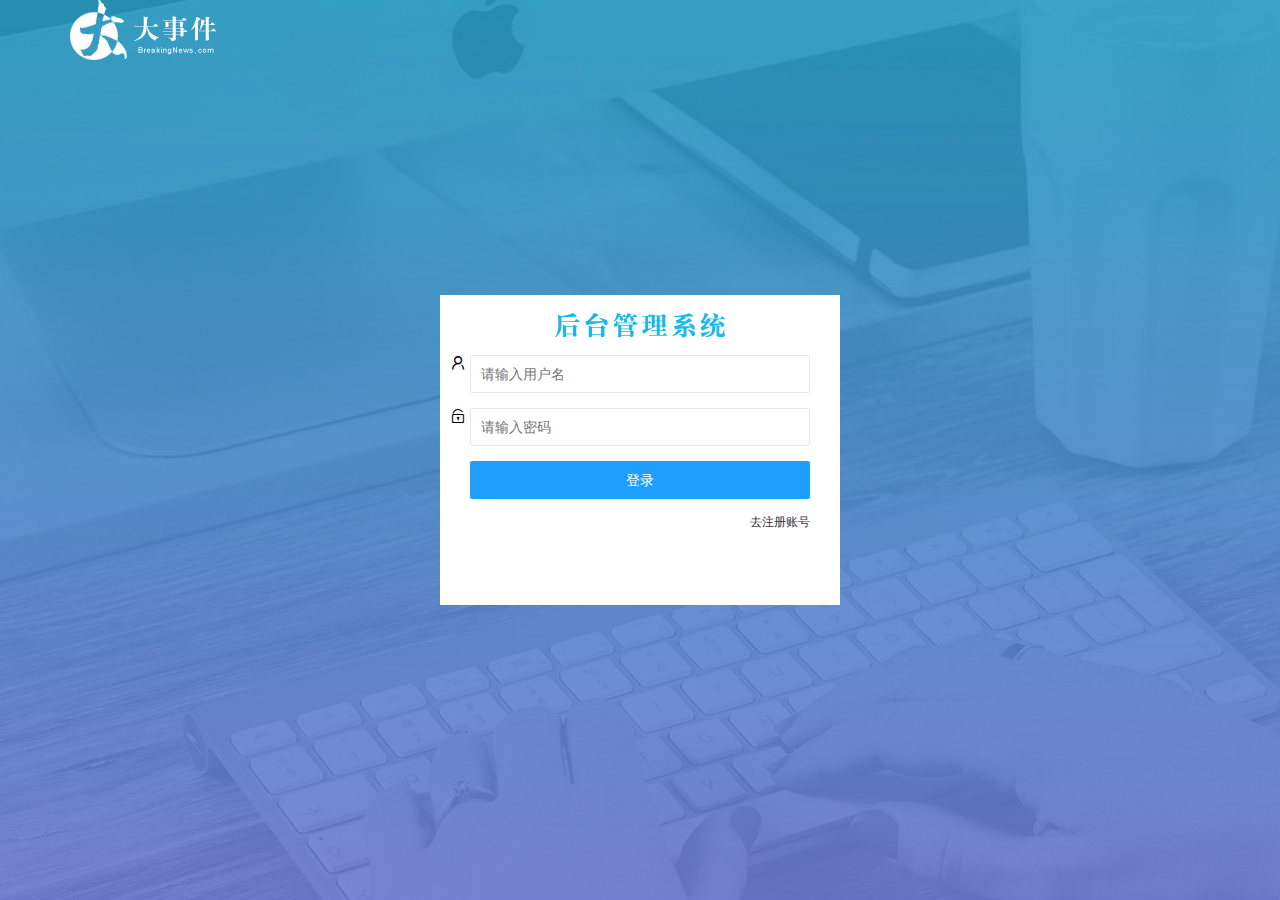
<file: login.html>
<!DOCTYPE html>
<html lang="en">

<head>
    <meta charset="UTF-8">
    <met a http-equiv="X-UA-Compatible" content="IE=edge">
    <meta name="viewport" content="width=device-width, initial-scale=1.0">
    <title>大事件-登录\注册</title>
    <!-- 导入 LayUI 的样式 -->
    <link rel="stylesheet" href="/assets/lib/layui/css/layui.css">
    <!-- 导入自己的样式表 -->
    <link rel="stylesheet" href="/assets/css/login.css" />
</head>

<body>
    <!-- 头部的 Logo 区域 -->
    <div class="layui-main">
        <img src="/assets/images/logo.png" alt="" />
    </div>

    <!-- 登录注册区域 -->
    <div class="loginAndRegBox">
        <div class="title-box"></div>
        <!-- 登录的div -->
        <div class="login-box">
            <!-- 登录的表单 -->
            <form class="layui-form" id="form_login">
                <div class="layui-form-item">
                    <i class="layui-icon layui-icon-username"></i>
                    <input type="text" name="username" required lay-verify="required" placeholder="请输入用户名"
                        autocomplete="off" class="layui-input" />
                </div>
                <!-- 密码 -->
                <div class="layui-form-item">
                    <i class="layui-icon layui-icon-password"></i>
                    <input type="password" name="password" required lay-verify="required|pwd" placeholder="请输入密码"
                        autocomplete="off" class="layui-input" />
                </div>
                <!-- 登录按钮 -->
                <div class="layui-form-item"> <button class="layui-btn layui-btn-fluid layui-btn-normal"  lay-submit>登录</button>
                </div>
                <div class="layui-form-item links">
                    <a href="javascript:;" id="link_reg">去注册账号</a>
                </div>
            </form>
        </div>
        <!-- 注册的div -->
        <div class="reg-box">
            <!-- 注册的表单 -->
            <form class="layui-form" id="form_reg">
                <div class="layui-form-item">
                    <i class="layui-icon layui-icon-username"></i>
                    <input type="text" name="username" required lay-verify="required" placeholder="请输入用户名"
                        autocomplete="off" class="layui-input" />
                </div>
                <!-- 密码 -->
                <div class="layui-form-item">
                    <i class="layui-icon layui-icon-password"></i>
                    <input type="password" name="password" required lay-verify="required|pwd" placeholder="请输入密码"
                        autocomplete="off" class="layui-input" />
                </div>
                <!-- 密码确认框 -->
                <div class="layui-form-item">
                    <i class="layui-icon layui-icon-password"></i>
                    <input type="password" name="repassword" required lay-verify="required|pwd|repwd"
                        placeholder="再次确认密码" autocomplete="off" class="layui-input" />
                </div>
                <!-- 注册按钮 -->
                <div class="layui-form-item"> <button class="layui-btn layui-btn-fluid layui-btn-normal"  lay-submit>注册</button>
                </div>
                <div class="layui-form-item links">
                    <a href="javascript:;" id="link_login">去登录</a>
                </div>
            </form>
        </div>
    </div>
    </div>

    <!-- 导入 Layui 的JS文件 -->
    <script src="/assets/lib/layui/layui.all.js"></script>
    <!--导入 JQuery -->
    <script src="/assets/lib/jquery.js"></script>
    <!-- 导入自己封装的 baseAPI.js -->
    <script src="/assets/js/baseAPI.js"></script>
    <!-- 导入自己的 JavaScript 脚本 -->
    <script src="/assets/js/login.js"></script>
</body>

</html>
</file>
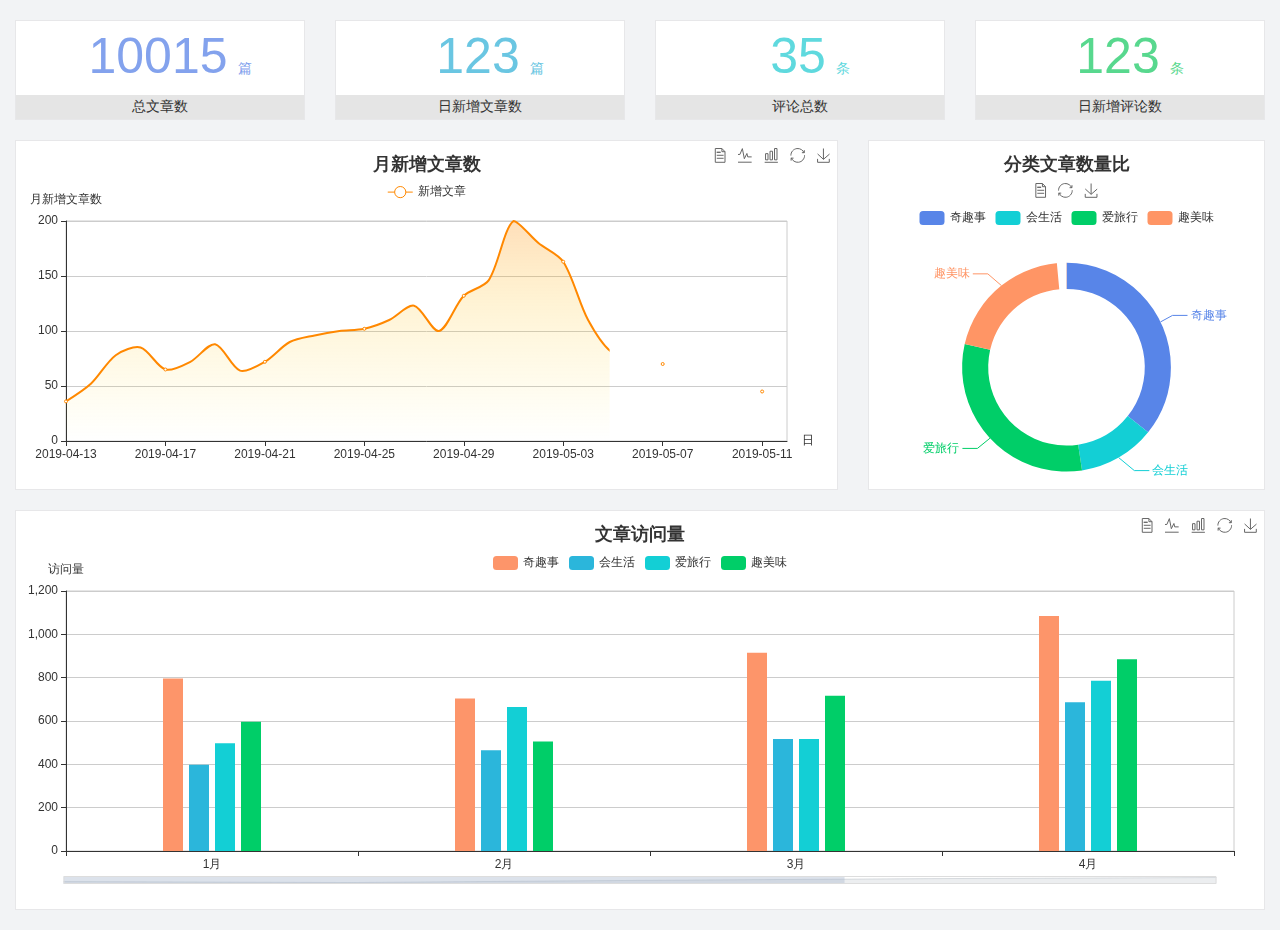
<file: home/dashboard.html>
<!DOCTYPE html>
<html lang="en">

<head>
  <meta charset="UTF-8">
  <meta name="viewport" content="width=device-width, initial-scale=1.0">
  <meta http-equiv="X-UA-Compatible" content="ie=edge">
  <title>图表统计</title>
  <link rel="stylesheet" href="../../assets/lib/bootstrap.css" />
  <link rel="stylesheet" href="../../assets/lib/main.css" />
  <script src="../../assets/lib/jquery.js"></script>
  <script type="text/javascript" src="../../assets/lib/echarts.min.js"></script>
</head>

<body>
  <div class="container-fluid">
    <div class="row spannel_list">
      <div class="col-sm-3 col-xs-6">
        <div class="spannel">
          <em>10015</em><span>篇</span>
          <b>总文章数</b>
        </div>
      </div>
      <div class="col-sm-3 col-xs-6">
        <div class="spannel scolor01">
          <em>123</em><span>篇</span>
          <b>日新增文章数</b>
        </div>
      </div>
      <div class="col-sm-3 col-xs-6">
        <div class="spannel scolor02">
          <em>35</em><span>条</span>
          <b>评论总数</b>
        </div>
      </div>
      <div class="col-sm-3 col-xs-6">
        <div class="spannel scolor03">
          <em>123</em><span>条</span>
          <b>日新增评论数</b>
        </div>
      </div>
    </div>
  </div>

  <div class="container-fluid">
    <div class="row curve-pie">
      <div class="col-lg-8 col-md-8">
        <div class="gragh_pannel" id="curve_show"></div>
      </div>
      <div class="col-lg-4 col-md-4">
        <div class="gragh_pannel" id="pie_show"></div>
      </div>
    </div>
  </div>

  <div class="container-fluid">
    <div class="column_pannel" id="column_show"></div>
  </div>

  <script>
    var oChart = echarts.init(document.getElementById('curve_show'));
    var aList_all = [
      { 'count': 36, 'date': '2019-04-13' },
      { 'count': 52, 'date': '2019-04-14' },
      { 'count': 78, 'date': '2019-04-15' },
      { 'count': 85, 'date': '2019-04-16' },
      { 'count': 65, 'date': '2019-04-17' },
      { 'count': 72, 'date': '2019-04-18' },
      { 'count': 88, 'date': '2019-04-19' },
      { 'count': 64, 'date': '2019-04-20' },
      { 'count': 72, 'date': '2019-04-21' },
      { 'count': 90, 'date': '2019-04-22' },
      { 'count': 96, 'date': '2019-04-23' },
      { 'count': 100, 'date': '2019-04-24' },
      { 'count': 102, 'date': '2019-04-25' },
      { 'count': 110, 'date': '2019-04-26' },
      { 'count': 123, 'date': '2019-04-27' },
      { 'count': 100, 'date': '2019-04-28' },
      { 'count': 132, 'date': '2019-04-29' },
      { 'count': 146, 'date': '2019-04-30' },
      { 'count': 200, 'date': '2019-05-01' },
      { 'count': 180, 'date': '2019-05-02' },
      { 'count': 163, 'date': '2019-05-03' },
      { 'count': 110, 'date': '2019-05-04' },
      { 'count': 80, 'date': '2019-05-05' },
      { 'count': 82, 'date': '2019-05-06' },
      { 'count': 70, 'date': '2019-05-07' },
      { 'count': 65, 'date': '2019-05-08' },
      { 'count': 54, 'date': '2019-05-09' },
      { 'count': 40, 'date': '2019-05-10' },
      { 'count': 45, 'date': '2019-05-11' },
      { 'count': 38, 'date': '2019-05-12' },
    ];

    let aCount = [];
    let aDate = [];

    for (var i = 0; i < aList_all.length; i++) {
      aCount.push(aList_all[i].count);
      aDate.push(aList_all[i].date);
    }

    var chartopt = {
      title: {
        text: '月新增文章数',
        left: 'center',
        top: '10'
      },
      tooltip: {
        trigger: 'axis'
      },
      legend: {
        data: ['新增文章'],
        top: '40'
      },
      toolbox: {
        show: true,
        feature: {
          mark: { show: true },
          dataView: { show: true, readOnly: false },
          magicType: { show: true, type: ['line', 'bar'] },
          restore: { show: true },
          saveAsImage: { show: true }
        }
      },
      calculable: true,
      xAxis: [
        {
          name: '日',
          type: 'category',
          boundaryGap: false,
          data: aDate
        }
      ],
      yAxis: [
        {
          name: '月新增文章数',
          type: 'value'
        }
      ],
      series: [
        {
          name: '新增文章',
          type: 'line',
          smooth: true,
          itemStyle: { normal: { areaStyle: { type: 'default' }, color: '#f80' }, lineStyle: { color: '#f80' } },
          data: aCount
        }],
      areaStyle: {
        normal: {
          color: new echarts.graphic.LinearGradient(0, 0, 0, 1, [{
            offset: 0,
            color: 'rgba(255,136,0,0.39)'
          }, {
            offset: .34,
            color: 'rgba(255,180,0,0.25)'
          }, {
            offset: 1,
            color: 'rgba(255,222,0,0.00)'
          }])

        }
      },
      grid: {
        show: true,
        x: 50,
        x2: 50,
        y: 80,
        height: 220
      }
    };

    oChart.setOption(chartopt);


    var oPie = echarts.init(document.getElementById('pie_show'));
    var oPieopt =
    {
      title: {
        top: 10,
        text: '分类文章数量比',
        x: 'center'
      },
      tooltip: {
        trigger: 'item',
        formatter: "{a} <br/>{b} : {c} ({d}%)"
      },
      color: ['#5885e8', '#13cfd5', '#00ce68', '#ff9565'],
      legend: {
        x: 'center',
        top: 65,
        data: ['奇趣事', '会生活', '爱旅行', '趣美味']
      },
      toolbox: {
        show: true,
        x: 'center',
        top: 35,
        feature: {
          mark: { show: true },
          dataView: { show: true, readOnly: false },
          magicType: {
            show: true,
            type: ['pie', 'funnel'],
            option: {
              funnel: {
                x: '25%',
                width: '50%',
                funnelAlign: 'left',
                max: 1548
              }
            }
          },
          restore: { show: true },
          saveAsImage: { show: true }
        }
      },
      calculable: true,
      series: [
        {
          name: '访问来源',
          type: 'pie',
          radius: ['45%', '60%'],
          center: ['50%', '65%'],
          data: [
            { value: 300, name: '奇趣事' },
            { value: 100, name: '会生活' },
            { value: 260, name: '爱旅行' },
            { value: 180, name: '趣美味' }
          ]
        }
      ]
    };
    oPie.setOption(oPieopt);



    var oColumn = this.echarts.init(document.getElementById('column_show'));
    var oColumnopt =
    {
      title: {
        text: '文章访问量',
        left: 'center',
        top: '10'
      },
      tooltip: {
        trigger: 'axis'
      },
      legend: {
        data: ['奇趣事', '会生活', '爱旅行', '趣美味'],
        top: '40'
      },
      toolbox: {
        show: true,
        feature: {
          mark: { show: true },
          dataView: { show: true, readOnly: false },
          magicType: { show: true, type: ['line', 'bar'] },
          restore: { show: true },
          saveAsImage: { show: true }
        }
      },
      calculable: true,
      xAxis: [
        {
          type: 'category',
          data: ['1月', '2月', '3月', '4月', '5月']
        }
      ],
      yAxis: [
        {
          name: '访问量',
          type: 'value'
        }
      ],
      series: [
        {
          name: '奇趣事',
          type: 'bar',
          barWidth: 20,
          itemStyle: {
            normal: { areaStyle: { type: 'default' }, color: '#fd956a' }
          },
          data: [800, 708, 920, 1090, 1200]
        },
        {
          name: '会生活',
          type: 'bar',
          barWidth: 20,
          itemStyle: {
            normal: { areaStyle: { type: 'default' }, color: '#2bb6db' }
          },
          data: [400, 468, 520, 690, 800]
        },
        {
          name: '爱旅行',
          type: 'bar',
          barWidth: 20,
          itemStyle: {
            normal: { areaStyle: { type: 'default' }, color: '#13cfd5' }
          },
          data: [500, 668, 520, 790, 900]
        },
        {
          name: '趣美味',
          type: 'bar',
          barWidth: 20,
          itemStyle: {
            normal: { areaStyle: { type: 'default' }, color: '#00ce68' }
          },
          data: [600, 508, 720, 890, 1000]
        }
      ],
      grid: {
        show: true,
        x: 50,
        x2: 30,
        y: 80,
        height: 260
      },
      dataZoom: [//给x轴设置滚动条
        {
          start: 0,//默认为0
          end: 100 - 1000 / 31,//默认为100
          type: 'slider',
          show: true,
          xAxisIndex: [0],
          handleSize: 0,//滑动条的 左右2个滑动条的大小
          height: 8,//组件高度
          left: 45, //左边的距离
          right: 50,//右边的距离
          bottom: 26,//右边的距离
          handleColor: '#ddd',//h滑动图标的颜色
          handleStyle: {
            borderColor: "#cacaca",
            borderWidth: "1",
            shadowBlur: 2,
            background: "#ddd",
            shadowColor: "#ddd",
          }
        }]
    };
    oColumn.setOption(oColumnopt);
  </script>
</body>

</html>
</file>
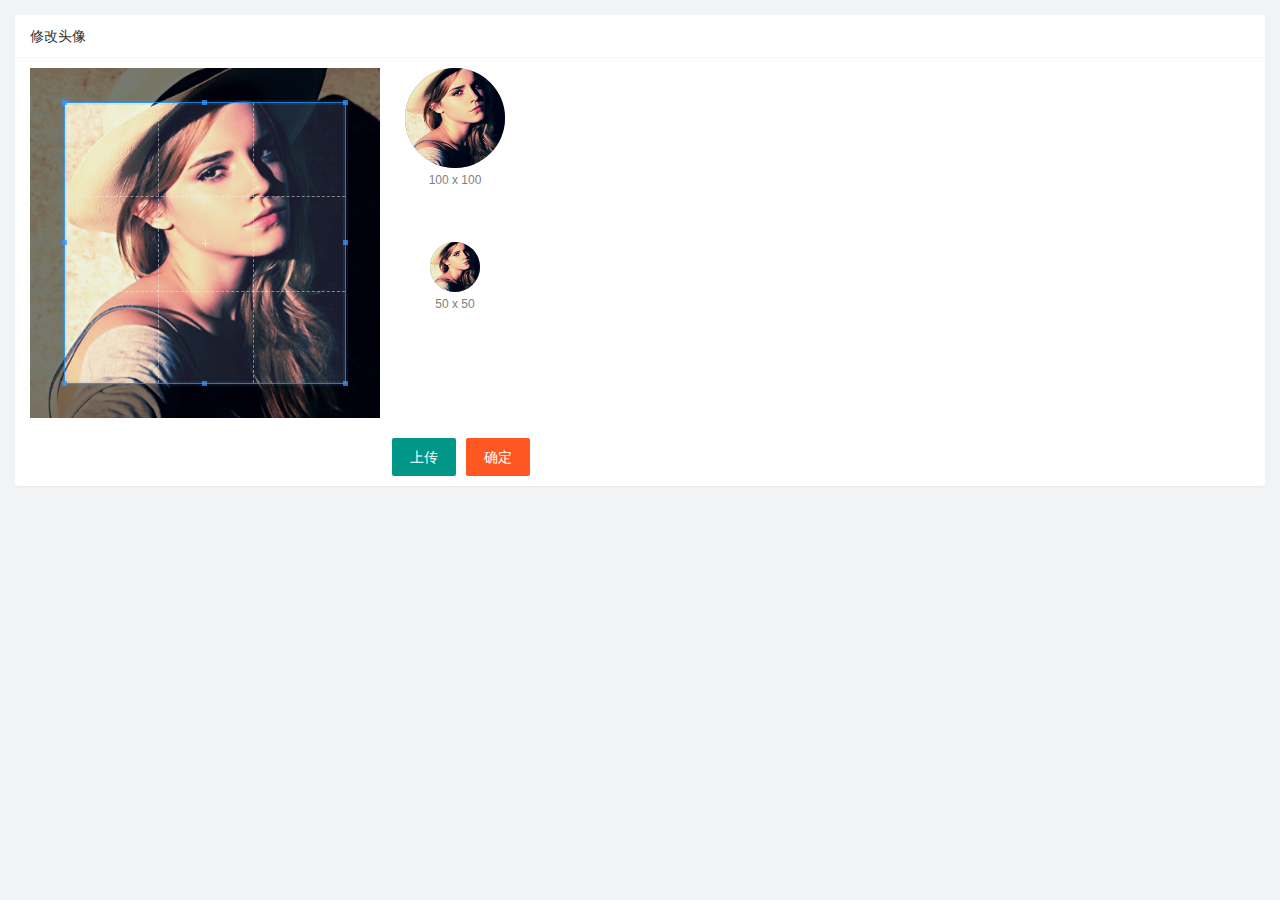
<file: user/user_avatar.html>
<!DOCTYPE html>
<html lang="en">

<head>
    <meta charset="UTF-8">
    <meta http-equiv="X-UA-Compatible" content="IE=edge">
    <meta name="viewport" content="width=device-width, initial-scale=1.0">
    <title>Document</title>
    <link rel="stylesheet" href="/assets/lib/layui/css/layui.css">
    <link rel="stylesheet" href="/assets/lib/cropper/cropper.css" />
    <link rel="stylesheet" href="/assets/css/user/user_avatar.css">
</head>

<body>
    <div class="layui-card">
        <div class="layui-card-header">修改头像</div>
        <div class="layui-card-body">
            <!-- 第一行的图片裁剪和预览区域 -->
            <div class="row1">
                <!-- 图片裁剪区域 -->
                <div class="cropper-box">
                    <!-- 这个 img 标签很重要，将来会把它初始化为裁剪区域 -->
                    <img id="image" src="/assets/images/sample.jpg" />
                </div>
                <!-- 图片的预览区域 -->
                <div class="preview-box">
                    <div>
                        <!-- 宽高为 100px 的预览区域 -->
                        <div class="img-preview w100"></div>
                        <p class="size">100 x 100</p>
                    </div>
                    <div>
                        <!-- 宽高为 50px 的预览区域 -->
                        <div class="img-preview w50"></div>
                        <p class="size">50 x 50</p>
                    </div>
                </div>
            </div>

            <!-- 第二行的按钮区域 -->
            <div class="row2">
                <!-- 通过 accept 属性, 可以指定, 允许用户选择什么类型的文件 -->
                <input type="file" id="file" accept="image/png,image/jpeg" />
                <button type="button" class="layui-btn" id="btnChooseImage">上传</button>
                <button type="button" class="layui-btn layui-btn-danger" id="btnUpload">确定</button>
            </div>
        </div>
    </div>
    <script src="/assets/lib/layui/layui.all.js"></script>
    <script src="/assets/lib/jquery.js"></script>
    <script src="/assets/lib/cropper/Cropper.js"></script>
    <script src="/assets/lib/cropper/jquery-cropper.js"></script>
    <script src="/assets/js/baseAPI.js"></script>
    <script src="/assets/js/user/user_avatar.js"></script>
</body>

</html>
</file>
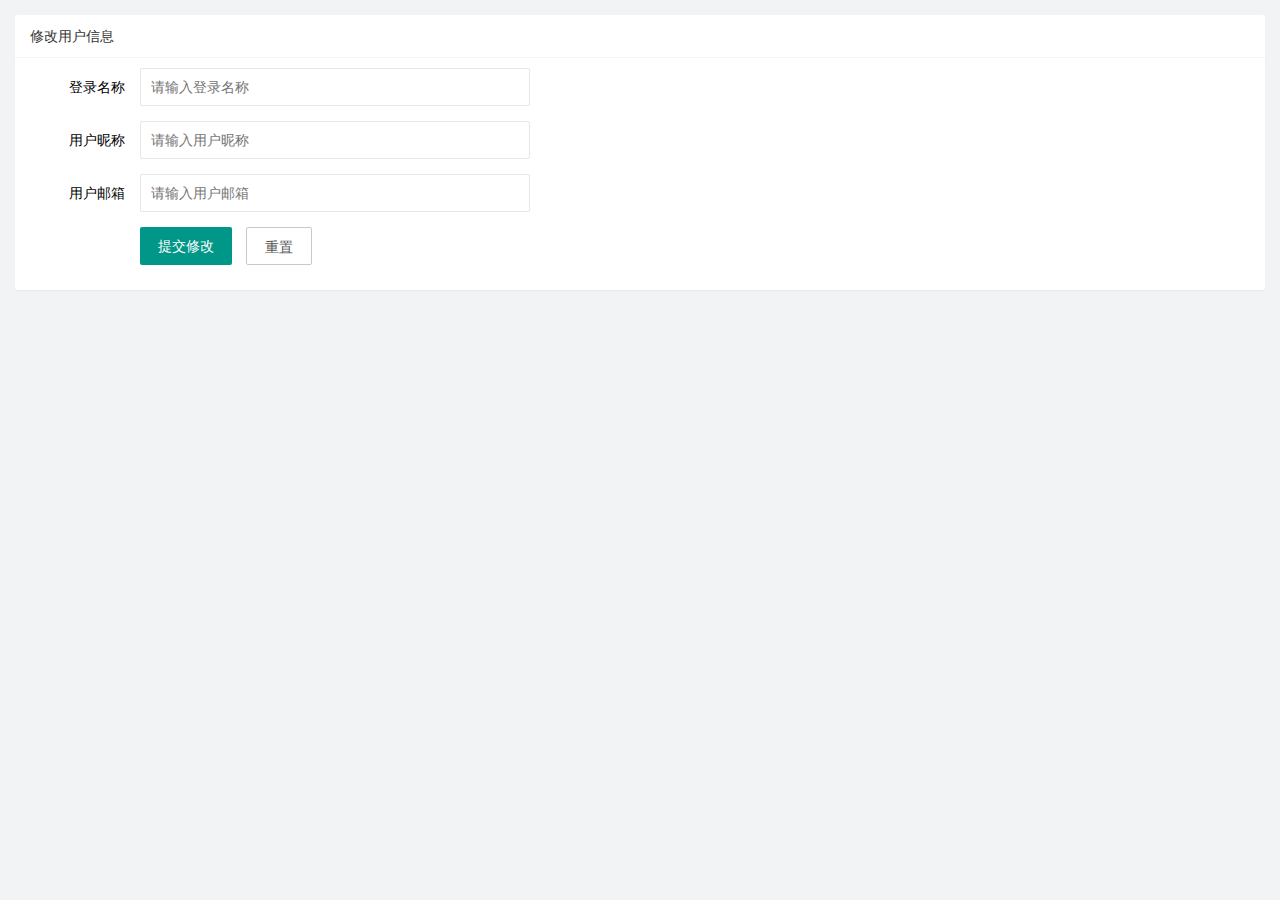
<file: user/user_info.html>
<!DOCTYPE html>
<html lang="en">

<head>
    <meta charset="UTF-8">
    <meta http-equiv="X-UA-Compatible" content="IE=edge">
    <meta name="viewport" content="width=device-width, initial-scale=1.0">
    <title>Document</title>
    <!-- 导入 layui 的样式 -->
    <link rel="stylesheet" href="/assets/lib/layui/css/layui.css" />
    <!-- 导入自己的样式 -->
    <link rel="stylesheet" href="/assets/css/user/user_info.css" />
</head>

<body>
    <!-- 卡片区域 -->
    <div class="layui-card">
        <div class="layui-card-header">修改用户信息</div>
        <div class="layui-card-body">
            <!-- form 表单区域 -->
            <form class="layui-form" lay-filter="formUserInfo">
                <!-- 这是隐藏域 -->
                <input type="hidden" name="id" />
                <div class="layui-form-item">
                    <label class="layui-form-label">登录名称</label>
                    <div class="layui-input-block">
                        <input type="text" name="username" required lay-verify="required" placeholder="请输入登录名称"
                            autocomplete="off" class="layui-input" readonly />
                    </div>
                </div>
                <div class="layui-form-item">
                    <label class="layui-form-label">用户昵称</label>
                    <div class="layui-input-block">
                        <input type="text" name="nickname" required lay-verify="required|nickname" placeholder="请输入用户昵称"
                            autocomplete="off" class="layui-input" />
                    </div>
                </div>
                <div class="layui-form-item">
                    <label class="layui-form-label">用户邮箱</label>
                    <div class="layui-input-block">
                        <input type="text" name="email" required lay-verify="required|email" placeholder="请输入用户邮箱"
                            autocomplete="off" class="layui-input" />
                    </div>
                </div>
                <div class="layui-form-item">
                    <div class="layui-input-block">
                        <button class="layui-btn" lay-submit lay-filter="formDemo">提交修改</button>
                        <button type="reset" class="layui-btn layui-btn-primary" id="btnReset">重置</button>
                    </div>
                </div>
            </form>
        </div>
    </div>

    <!-- 导入 layui 的 js -->
    <script src="/assets/lib/layui/layui.all.js"></script>
    <!-- 导入 jQuery -->
    <script src="/assets/lib/jquery.js"></script>
    <!-- 导入 baseAPI -->
    <script src="/assets/js/baseAPI.js"></script>
    <!-- 导入自己的 js -->
    <script src="/assets/js/user/user_info.js"></script>
</body>

</html>
</file>
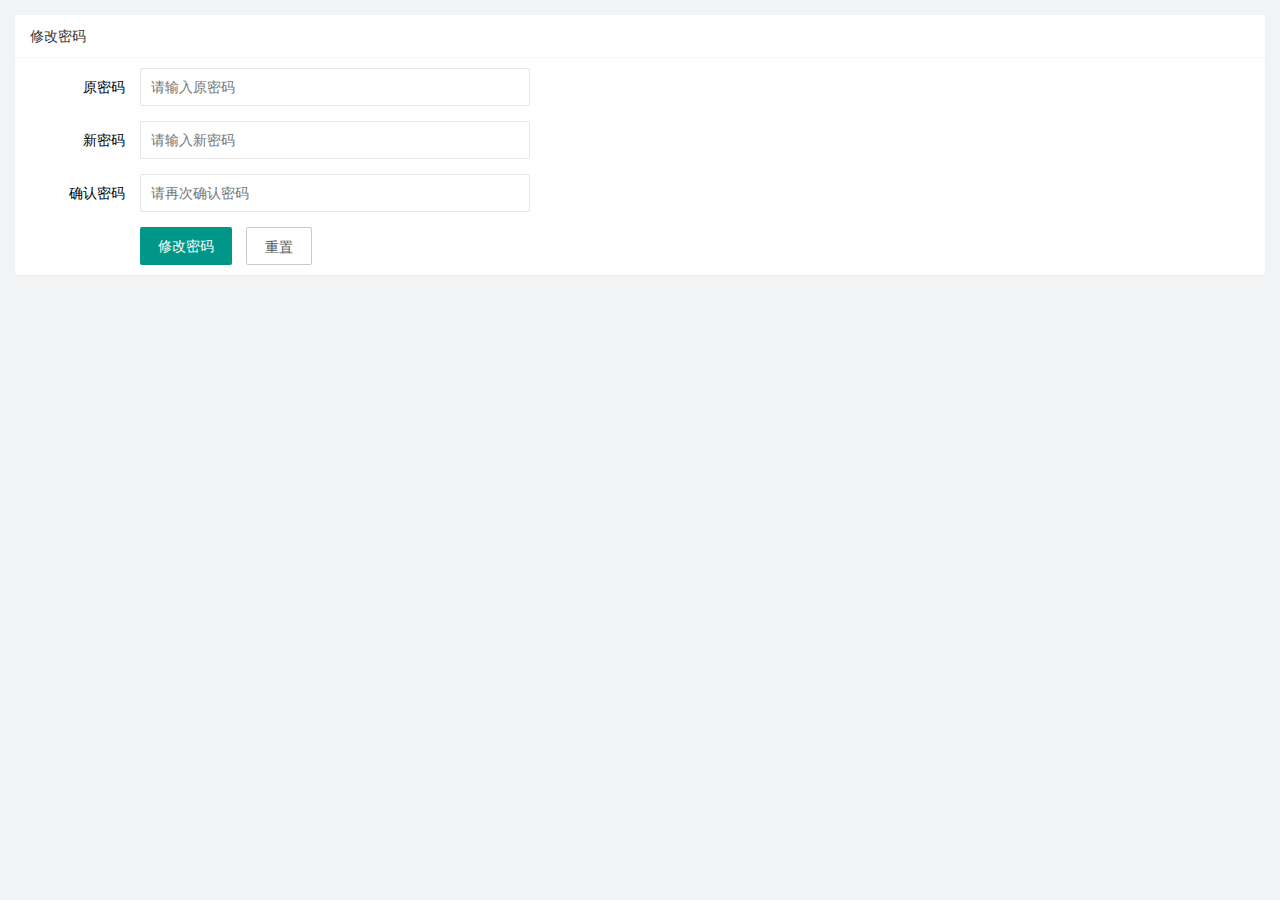
<file: user/user_pwd.html>
<!DOCTYPE html>
<html lang="en">

<head>
    <meta charset="UTF-8">
    <meta http-equiv="X-UA-Compatible" content="IE=edge">
    <meta name="viewport" content="width=device-width, initial-scale=1.0">
    <title>Document</title>
    <link rel="stylesheet" href="/assets/lib/layui/css/layui.css">
    <link rel="stylesheet" href="/assets/css/user/user_pwd.css">
</head>

<body>
    <!-- 卡片区域 -->
    <div class="layui-card">
        <div class="layui-card-header">修改密码</div>
        <div class="layui-card-body">
            <form class="layui-form">
                <div class="layui-form-item">
                    <label class="layui-form-label">原密码</label>
                    <div class="layui-input-block">
                        <input type="password" name="oldPwd" required lay-verify="required|pwd" placeholder="请输入原密码"
                            autocomplete="off" class="layui-input" />
                    </div>
                </div>
                <div class="layui-form-item">
                    <label class="layui-form-label">新密码</label>
                    <div class="layui-input-block">
                        <input type="password" name="newPwd" required lay-verify="required|pwd|samePwd" placeholder="请输入新密码"
                            autocomplete="off" class="layui-input" />
                    </div>
                </div>
                <div class="layui-form-item">
                    <label class="layui-form-label">确认密码</label>
                    <div class="layui-input-block">
                        <input type="password" name="rePwd" required lay-verify="required|pwd|rePwd" placeholder="请再次确认密码"
                            autocomplete="off" class="layui-input" />
                    </div>
                </div>
                <div class="layui-input-block">
                    <button class="layui-btn" lay-submit lay-filter="formDemo">修改密码</button>
                    <button type="reset" class="layui-btn layui-btn-primary">重置</button>
                </div>
            </form>
        </div>
    </div>

    <!-- 导入 layui 的 js -->
    <script src="/assets/lib/layui/layui.all.js"></script>
    <!-- 导入jQuery -->
    <script src="/assets/lib/jquery.js"></script>
    <!-- 导入 baseAPI -->
    <script src="/assets/js/baseAPI.js"></script>
    <!-- 导入自己的 js -->
    <script src="/assets/js/user/user_pwd.js"></script>
</body>

</html>
</file>
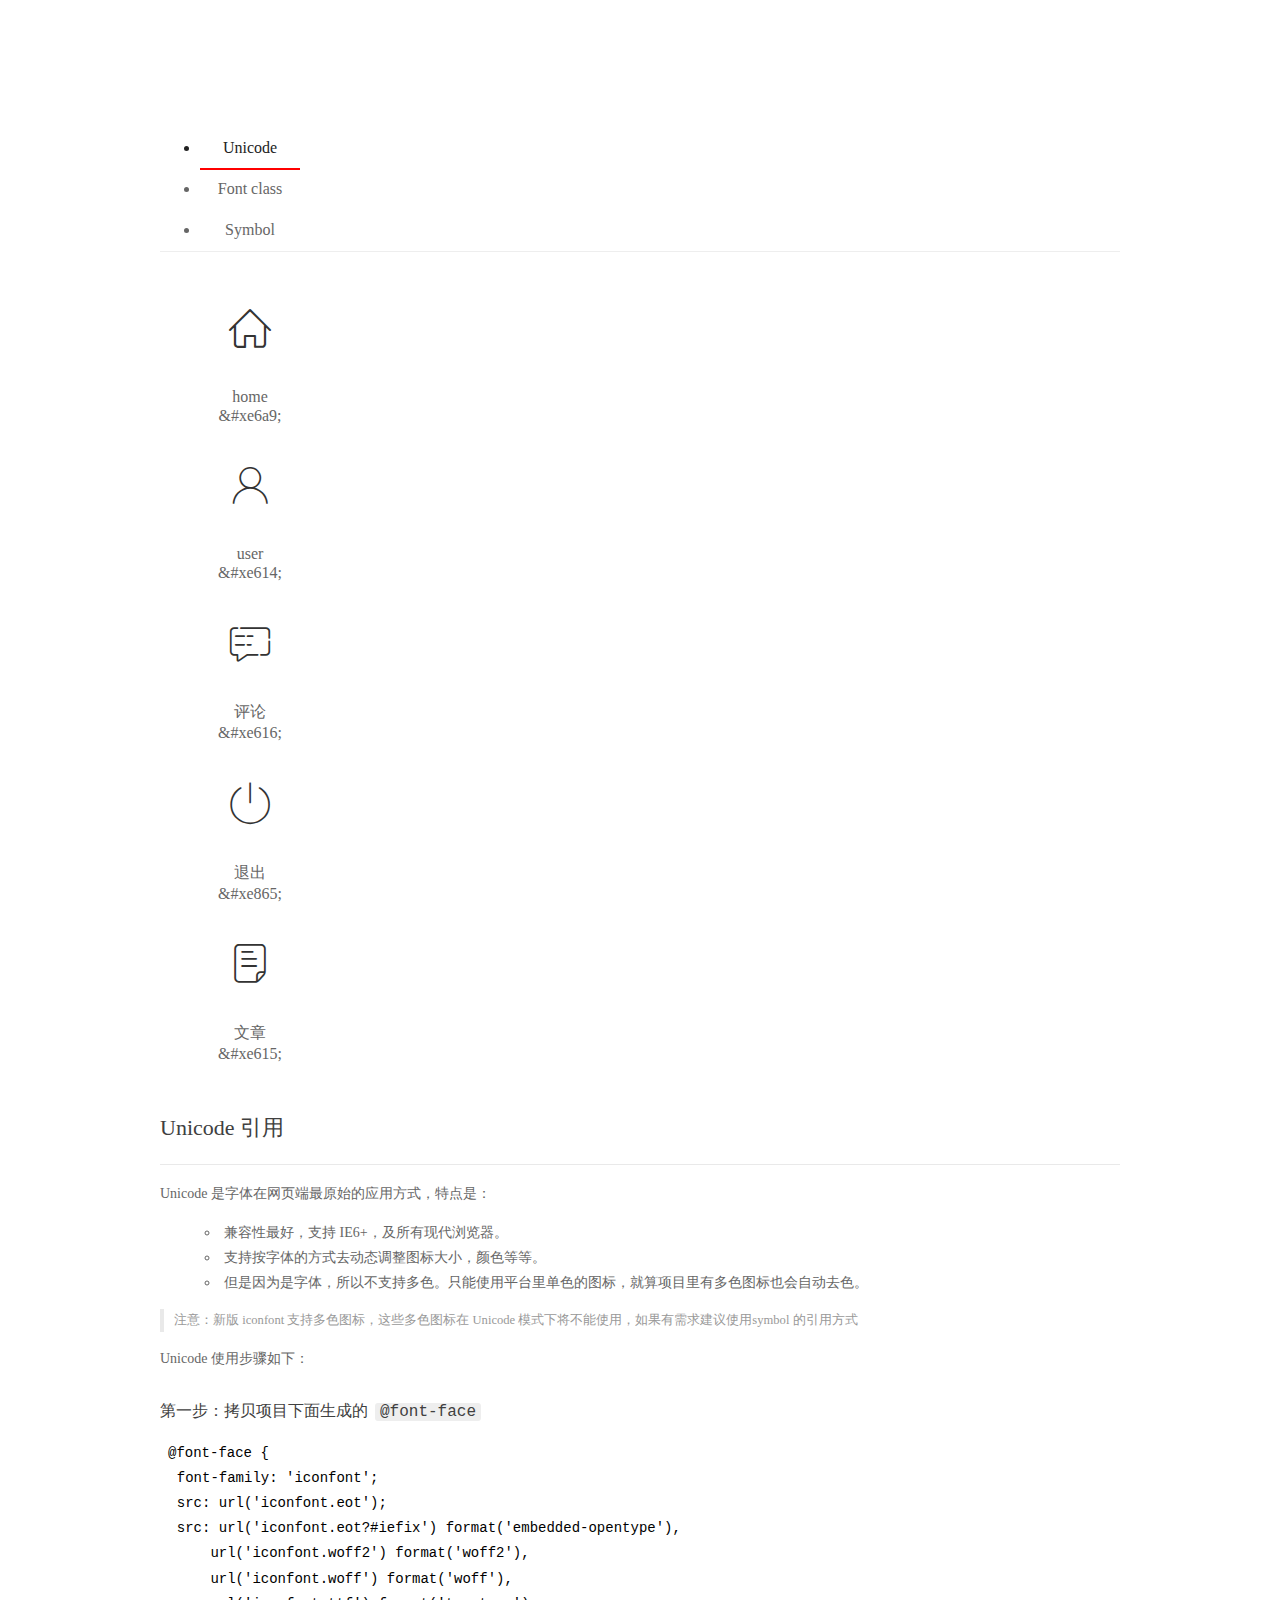
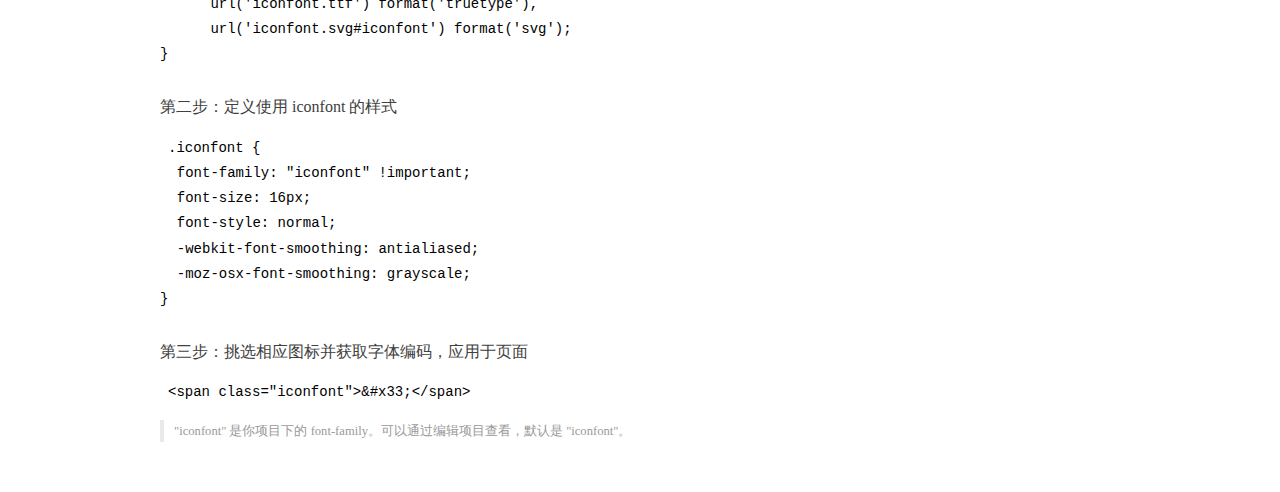
<file: assets/fonts/demo_index.html>
<!DOCTYPE html>
<html>
<head>
  <meta charset="utf-8"/>
  <title>IconFont Demo</title>
  <link rel="shortcut icon" href="https://gtms04.alicdn.com/tps/i4/TB1_oz6GVXXXXaFXpXXJDFnIXXX-64-64.ico" type="image/x-icon"/>
  <link rel="stylesheet" href="https://g.alicdn.com/thx/cube/1.3.2/cube.min.css">
  <link rel="stylesheet" href="demo.css">
  <link rel="stylesheet" href="iconfont.css">
  <script src="iconfont.js"></script>
  <!-- jQuery -->
  <script src="https://a1.alicdn.com/oss/uploads/2018/12/26/7bfddb60-08e8-11e9-9b04-53e73bb6408b.js"></script>
  <!-- 代码高亮 -->
  <script src="https://a1.alicdn.com/oss/uploads/2018/12/26/a3f714d0-08e6-11e9-8a15-ebf944d7534c.js"></script>
</head>
<body>
  <div class="main">
    <h1 class="logo"><a href="https://www.iconfont.cn/" title="iconfont 首页" target="_blank">&#xe86b;</a></h1>
    <div class="nav-tabs">
      <ul id="tabs" class="dib-box">
        <li class="dib active"><span>Unicode</span></li>
        <li class="dib"><span>Font class</span></li>
        <li class="dib"><span>Symbol</span></li>
      </ul>
      
    </div>
    <div class="tab-container">
      <div class="content unicode" style="display: block;">
          <ul class="icon_lists dib-box">
          
            <li class="dib">
              <span class="icon iconfont">&#xe6a9;</span>
                <div class="name">home</div>
                <div class="code-name">&amp;#xe6a9;</div>
              </li>
          
            <li class="dib">
              <span class="icon iconfont">&#xe614;</span>
                <div class="name">user</div>
                <div class="code-name">&amp;#xe614;</div>
              </li>
          
            <li class="dib">
              <span class="icon iconfont">&#xe616;</span>
                <div class="name">评论</div>
                <div class="code-name">&amp;#xe616;</div>
              </li>
          
            <li class="dib">
              <span class="icon iconfont">&#xe865;</span>
                <div class="name">退出</div>
                <div class="code-name">&amp;#xe865;</div>
              </li>
          
            <li class="dib">
              <span class="icon iconfont">&#xe615;</span>
                <div class="name">文章</div>
                <div class="code-name">&amp;#xe615;</div>
              </li>
          
          </ul>
          <div class="article markdown">
          <h2 id="unicode-">Unicode 引用</h2>
          <hr>

          <p>Unicode 是字体在网页端最原始的应用方式，特点是：</p>
          <ul>
            <li>兼容性最好，支持 IE6+，及所有现代浏览器。</li>
            <li>支持按字体的方式去动态调整图标大小，颜色等等。</li>
            <li>但是因为是字体，所以不支持多色。只能使用平台里单色的图标，就算项目里有多色图标也会自动去色。</li>
          </ul>
          <blockquote>
            <p>注意：新版 iconfont 支持多色图标，这些多色图标在 Unicode 模式下将不能使用，如果有需求建议使用symbol 的引用方式</p>
          </blockquote>
          <p>Unicode 使用步骤如下：</p>
          <h3 id="-font-face">第一步：拷贝项目下面生成的 <code>@font-face</code></h3>
<pre><code class="language-css"
>@font-face {
  font-family: 'iconfont';
  src: url('iconfont.eot');
  src: url('iconfont.eot?#iefix') format('embedded-opentype'),
      url('iconfont.woff2') format('woff2'),
      url('iconfont.woff') format('woff'),
      url('iconfont.ttf') format('truetype'),
      url('iconfont.svg#iconfont') format('svg');
}
</code></pre>
          <h3 id="-iconfont-">第二步：定义使用 iconfont 的样式</h3>
<pre><code class="language-css"
>.iconfont {
  font-family: "iconfont" !important;
  font-size: 16px;
  font-style: normal;
  -webkit-font-smoothing: antialiased;
  -moz-osx-font-smoothing: grayscale;
}
</code></pre>
          <h3 id="-">第三步：挑选相应图标并获取字体编码，应用于页面</h3>
<pre>
<code class="language-html"
>&lt;span class="iconfont"&gt;&amp;#x33;&lt;/span&gt;
</code></pre>
          <blockquote>
            <p>"iconfont" 是你项目下的 font-family。可以通过编辑项目查看，默认是 "iconfont"。</p>
          </blockquote>
          </div>
      </div>
      <div class="content font-class">
        <ul class="icon_lists dib-box">
          
          <li class="dib">
            <span class="icon iconfont icon-home"></span>
            <div class="name">
              home
            </div>
            <div class="code-name">.icon-home
            </div>
          </li>
          
          <li class="dib">
            <span class="icon iconfont icon-user"></span>
            <div class="name">
              user
            </div>
            <div class="code-name">.icon-user
            </div>
          </li>
          
          <li class="dib">
            <span class="icon iconfont icon-pinglun"></span>
            <div class="name">
              评论
            </div>
            <div class="code-name">.icon-pinglun
            </div>
          </li>
          
          <li class="dib">
            <span class="icon iconfont icon-tuichu"></span>
            <div class="name">
              退出
            </div>
            <div class="code-name">.icon-tuichu
            </div>
          </li>
          
          <li class="dib">
            <span class="icon iconfont icon-16"></span>
            <div class="name">
              文章
            </div>
            <div class="code-name">.icon-16
            </div>
          </li>
          
        </ul>
        <div class="article markdown">
        <h2 id="font-class-">font-class 引用</h2>
        <hr>

        <p>font-class 是 Unicode 使用方式的一种变种，主要是解决 Unicode 书写不直观，语意不明确的问题。</p>
        <p>与 Unicode 使用方式相比，具有如下特点：</p>
        <ul>
          <li>兼容性良好，支持 IE8+，及所有现代浏览器。</li>
          <li>相比于 Unicode 语意明确，书写更直观。可以很容易分辨这个 icon 是什么。</li>
          <li>因为使用 class 来定义图标，所以当要替换图标时，只需要修改 class 里面的 Unicode 引用。</li>
          <li>不过因为本质上还是使用的字体，所以多色图标还是不支持的。</li>
        </ul>
        <p>使用步骤如下：</p>
        <h3 id="-fontclass-">第一步：引入项目下面生成的 fontclass 代码：</h3>
<pre><code class="language-html">&lt;link rel="stylesheet" href="./iconfont.css"&gt;
</code></pre>
        <h3 id="-">第二步：挑选相应图标并获取类名，应用于页面：</h3>
<pre><code class="language-html">&lt;span class="iconfont icon-xxx"&gt;&lt;/span&gt;
</code></pre>
        <blockquote>
          <p>"
            iconfont" 是你项目下的 font-family。可以通过编辑项目查看，默认是 "iconfont"。</p>
        </blockquote>
      </div>
      </div>
      <div class="content symbol">
          <ul class="icon_lists dib-box">
          
            <li class="dib">
                <svg class="icon svg-icon" aria-hidden="true">
                  <use xlink:href="#icon-home"></use>
                </svg>
                <div class="name">home</div>
                <div class="code-name">#icon-home</div>
            </li>
          
            <li class="dib">
                <svg class="icon svg-icon" aria-hidden="true">
                  <use xlink:href="#icon-user"></use>
                </svg>
                <div class="name">user</div>
                <div class="code-name">#icon-user</div>
            </li>
          
            <li class="dib">
                <svg class="icon svg-icon" aria-hidden="true">
                  <use xlink:href="#icon-pinglun"></use>
                </svg>
                <div class="name">评论</div>
                <div class="code-name">#icon-pinglun</div>
            </li>
          
            <li class="dib">
                <svg class="icon svg-icon" aria-hidden="true">
                  <use xlink:href="#icon-tuichu"></use>
                </svg>
                <div class="name">退出</div>
                <div class="code-name">#icon-tuichu</div>
            </li>
          
            <li class="dib">
                <svg class="icon svg-icon" aria-hidden="true">
                  <use xlink:href="#icon-16"></use>
                </svg>
                <div class="name">文章</div>
                <div class="code-name">#icon-16</div>
            </li>
          
          </ul>
          <div class="article markdown">
          <h2 id="symbol-">Symbol 引用</h2>
          <hr>

          <p>这是一种全新的使用方式，应该说这才是未来的主流，也是平台目前推荐的用法。相关介绍可以参考这篇<a href="">文章</a>
            这种用法其实是做了一个 SVG 的集合，与另外两种相比具有如下特点：</p>
          <ul>
            <li>支持多色图标了，不再受单色限制。</li>
            <li>通过一些技巧，支持像字体那样，通过 <code>font-size</code>, <code>color</code> 来调整样式。</li>
            <li>兼容性较差，支持 IE9+，及现代浏览器。</li>
            <li>浏览器渲染 SVG 的性能一般，还不如 png。</li>
          </ul>
          <p>使用步骤如下：</p>
          <h3 id="-symbol-">第一步：引入项目下面生成的 symbol 代码：</h3>
<pre><code class="language-html">&lt;script src="./iconfont.js"&gt;&lt;/script&gt;
</code></pre>
          <h3 id="-css-">第二步：加入通用 CSS 代码（引入一次就行）：</h3>
<pre><code class="language-html">&lt;style&gt;
.icon {
  width: 1em;
  height: 1em;
  vertical-align: -0.15em;
  fill: currentColor;
  overflow: hidden;
}
&lt;/style&gt;
</code></pre>
          <h3 id="-">第三步：挑选相应图标并获取类名，应用于页面：</h3>
<pre><code class="language-html">&lt;svg class="icon" aria-hidden="true"&gt;
  &lt;use xlink:href="#icon-xxx"&gt;&lt;/use&gt;
&lt;/svg&gt;
</code></pre>
          </div>
      </div>

    </div>
  </div>
  <script>
  $(document).ready(function () {
      $('.tab-container .content:first').show()

      $('#tabs li').click(function (e) {
        var tabContent = $('.tab-container .content')
        var index = $(this).index()

        if ($(this).hasClass('active')) {
          return
        } else {
          $('#tabs li').removeClass('active')
          $(this).addClass('active')

          tabContent.hide().eq(index).fadeIn()
        }
      })
    })
  </script>
</body>
</html>
</file>
<file: assets/lib/layui/css/layui.css>
/** layui-v2.5.5 MIT License By https://www.layui.com */
 .layui-inline,img{display:inline-block;vertical-align:middle}h1,h2,h3,h4,h5,h6{font-weight:400}.layui-edge,.layui-header,.layui-inline,.layui-main{position:relative}.layui-body,.layui-edge,.layui-elip{overflow:hidden}.layui-btn,.layui-edge,.layui-inline,img{vertical-align:middle}.layui-btn,.layui-disabled,.layui-icon,.layui-unselect{-moz-user-select:none;-webkit-user-select:none;-ms-user-select:none}.layui-elip,.layui-form-checkbox span,.layui-form-pane .layui-form-label{text-overflow:ellipsis;white-space:nowrap}.layui-breadcrumb,.layui-tree-btnGroup{visibility:hidden}blockquote,body,button,dd,div,dl,dt,form,h1,h2,h3,h4,h5,h6,input,li,ol,p,pre,td,textarea,th,ul{margin:0;padding:0;-webkit-tap-highlight-color:rgba(0,0,0,0)}a:active,a:hover{outline:0}img{border:none}li{list-style:none}table{border-collapse:collapse;border-spacing:0}h4,h5,h6{font-size:100%}button,input,optgroup,option,select,textarea{font-family:inherit;font-size:inherit;font-style:inherit;font-weight:inherit;outline:0}pre{white-space:pre-wrap;white-space:-moz-pre-wrap;white-space:-pre-wrap;white-space:-o-pre-wrap;word-wrap:break-word}body{line-height:24px;font:14px Helvetica Neue,Helvetica,PingFang SC,Tahoma,Arial,sans-serif}hr{height:1px;margin:10px 0;border:0;clear:both}a{color:#333;text-decoration:none}a:hover{color:#777}a cite{font-style:normal;*cursor:pointer}.layui-border-box,.layui-border-box *{box-sizing:border-box}.layui-box,.layui-box *{box-sizing:content-box}.layui-clear{clear:both;*zoom:1}.layui-clear:after{content:'\20';clear:both;*zoom:1;display:block;height:0}.layui-inline{*display:inline;*zoom:1}.layui-edge{display:inline-block;width:0;height:0;border-width:6px;border-style:dashed;border-color:transparent}.layui-edge-top{top:-4px;border-bottom-color:#999;border-bottom-style:solid}.layui-edge-right{border-left-color:#999;border-left-style:solid}.layui-edge-bottom{top:2px;border-top-color:#999;border-top-style:solid}.layui-edge-left{border-right-color:#999;border-right-style:solid}.layui-disabled,.layui-disabled:hover{color:#d2d2d2!important;cursor:not-allowed!important}.layui-circle{border-radius:100%}.layui-show{display:block!important}.layui-hide{display:none!important}@font-face{font-family:layui-icon;src:url(../font/iconfont.eot?v=250);src:url(../font/iconfont.eot?v=250#iefix) format('embedded-opentype'),url(../font/iconfont.woff2?v=250) format('woff2'),url(../font/iconfont.woff?v=250) format('woff'),url(../font/iconfont.ttf?v=250) format('truetype'),url(../font/iconfont.svg?v=250#layui-icon) format('svg')}.layui-icon{font-family:layui-icon!important;font-size:16px;font-style:normal;-webkit-font-smoothing:antialiased;-moz-osx-font-smoothing:grayscale}.layui-icon-reply-fill:before{content:"\e611"}.layui-icon-set-fill:before{content:"\e614"}.layui-icon-menu-fill:before{content:"\e60f"}.layui-icon-search:before{content:"\e615"}.layui-icon-share:before{content:"\e641"}.layui-icon-set-sm:before{content:"\e620"}.layui-icon-engine:before{content:"\e628"}.layui-icon-close:before{content:"\1006"}.layui-icon-close-fill:before{content:"\1007"}.layui-icon-chart-screen:before{content:"\e629"}.layui-icon-star:before{content:"\e600"}.layui-icon-circle-dot:before{content:"\e617"}.layui-icon-chat:before{content:"\e606"}.layui-icon-release:before{content:"\e609"}.layui-icon-list:before{content:"\e60a"}.layui-icon-chart:before{content:"\e62c"}.layui-icon-ok-circle:before{content:"\1005"}.layui-icon-layim-theme:before{content:"\e61b"}.layui-icon-table:before{content:"\e62d"}.layui-icon-right:before{content:"\e602"}.layui-icon-left:before{content:"\e603"}.layui-icon-cart-simple:before{content:"\e698"}.layui-icon-face-cry:before{content:"\e69c"}.layui-icon-face-smile:before{content:"\e6af"}.layui-icon-survey:before{content:"\e6b2"}.layui-icon-tree:before{content:"\e62e"}.layui-icon-upload-circle:before{content:"\e62f"}.layui-icon-add-circle:before{content:"\e61f"}.layui-icon-download-circle:before{content:"\e601"}.layui-icon-templeate-1:before{content:"\e630"}.layui-icon-util:before{content:"\e631"}.layui-icon-face-surprised:before{content:"\e664"}.layui-icon-edit:before{content:"\e642"}.layui-icon-speaker:before{content:"\e645"}.layui-icon-down:before{content:"\e61a"}.layui-icon-file:before{content:"\e621"}.layui-icon-layouts:before{content:"\e632"}.layui-icon-rate-half:before{content:"\e6c9"}.layui-icon-add-circle-fine:before{content:"\e608"}.layui-icon-prev-circle:before{content:"\e633"}.layui-icon-read:before{content:"\e705"}.layui-icon-404:before{content:"\e61c"}.layui-icon-carousel:before{content:"\e634"}.layui-icon-help:before{content:"\e607"}.layui-icon-code-circle:before{content:"\e635"}.layui-icon-water:before{content:"\e636"}.layui-icon-username:before{content:"\e66f"}.layui-icon-find-fill:before{content:"\e670"}.layui-icon-about:before{content:"\e60b"}.layui-icon-location:before{content:"\e715"}.layui-icon-up:before{content:"\e619"}.layui-icon-pause:before{content:"\e651"}.layui-icon-date:before{content:"\e637"}.layui-icon-layim-uploadfile:before{content:"\e61d"}.layui-icon-delete:before{content:"\e640"}.layui-icon-play:before{content:"\e652"}.layui-icon-top:before{content:"\e604"}.layui-icon-friends:before{content:"\e612"}.layui-icon-refresh-3:before{content:"\e9aa"}.layui-icon-ok:before{content:"\e605"}.layui-icon-layer:before{content:"\e638"}.layui-icon-face-smile-fine:before{content:"\e60c"}.layui-icon-dollar:before{content:"\e659"}.layui-icon-group:before{content:"\e613"}.layui-icon-layim-download:before{content:"\e61e"}.layui-icon-picture-fine:before{content:"\e60d"}.layui-icon-link:before{content:"\e64c"}.layui-icon-diamond:before{content:"\e735"}.layui-icon-log:before{content:"\e60e"}.layui-icon-rate-solid:before{content:"\e67a"}.layui-icon-fonts-del:before{content:"\e64f"}.layui-icon-unlink:before{content:"\e64d"}.layui-icon-fonts-clear:before{content:"\e639"}.layui-icon-triangle-r:before{content:"\e623"}.layui-icon-circle:before{content:"\e63f"}.layui-icon-radio:before{content:"\e643"}.layui-icon-align-center:before{content:"\e647"}.layui-icon-align-right:before{content:"\e648"}.layui-icon-align-left:before{content:"\e649"}.layui-icon-loading-1:before{content:"\e63e"}.layui-icon-return:before{content:"\e65c"}.layui-icon-fonts-strong:before{content:"\e62b"}.layui-icon-upload:before{content:"\e67c"}.layui-icon-dialogue:before{content:"\e63a"}.layui-icon-video:before{content:"\e6ed"}.layui-icon-headset:before{content:"\e6fc"}.layui-icon-cellphone-fine:before{content:"\e63b"}.layui-icon-add-1:before{content:"\e654"}.layui-icon-face-smile-b:before{content:"\e650"}.layui-icon-fonts-html:before{content:"\e64b"}.layui-icon-form:before{content:"\e63c"}.layui-icon-cart:before{content:"\e657"}.layui-icon-camera-fill:before{content:"\e65d"}.layui-icon-tabs:before{content:"\e62a"}.layui-icon-fonts-code:before{content:"\e64e"}.layui-icon-fire:before{content:"\e756"}.layui-icon-set:before{content:"\e716"}.layui-icon-fonts-u:before{content:"\e646"}.layui-icon-triangle-d:before{content:"\e625"}.layui-icon-tips:before{content:"\e702"}.layui-icon-picture:before{content:"\e64a"}.layui-icon-more-vertical:before{content:"\e671"}.layui-icon-flag:before{content:"\e66c"}.layui-icon-loading:before{content:"\e63d"}.layui-icon-fonts-i:before{content:"\e644"}.layui-icon-refresh-1:before{content:"\e666"}.layui-icon-rmb:before{content:"\e65e"}.layui-icon-home:before{content:"\e68e"}.layui-icon-user:before{content:"\e770"}.layui-icon-notice:before{content:"\e667"}.layui-icon-login-weibo:before{content:"\e675"}.layui-icon-voice:before{content:"\e688"}.layui-icon-upload-drag:before{content:"\e681"}.layui-icon-login-qq:before{content:"\e676"}.layui-icon-snowflake:before{content:"\e6b1"}.layui-icon-file-b:before{content:"\e655"}.layui-icon-template:before{content:"\e663"}.layui-icon-auz:before{content:"\e672"}.layui-icon-console:before{content:"\e665"}.layui-icon-app:before{content:"\e653"}.layui-icon-prev:before{content:"\e65a"}.layui-icon-website:before{content:"\e7ae"}.layui-icon-next:before{content:"\e65b"}.layui-icon-component:before{content:"\e857"}.layui-icon-more:before{content:"\e65f"}.layui-icon-login-wechat:before{content:"\e677"}.layui-icon-shrink-right:before{content:"\e668"}.layui-icon-spread-left:before{content:"\e66b"}.layui-icon-camera:before{content:"\e660"}.layui-icon-note:before{content:"\e66e"}.layui-icon-refresh:before{content:"\e669"}.layui-icon-female:before{content:"\e661"}.layui-icon-male:before{content:"\e662"}.layui-icon-password:before{content:"\e673"}.layui-icon-senior:before{content:"\e674"}.layui-icon-theme:before{content:"\e66a"}.layui-icon-tread:before{content:"\e6c5"}.layui-icon-praise:before{content:"\e6c6"}.layui-icon-star-fill:before{content:"\e658"}.layui-icon-rate:before{content:"\e67b"}.layui-icon-template-1:before{content:"\e656"}.layui-icon-vercode:before{content:"\e679"}.layui-icon-cellphone:before{content:"\e678"}.layui-icon-screen-full:before{content:"\e622"}.layui-icon-screen-restore:before{content:"\e758"}.layui-icon-cols:before{content:"\e610"}.layui-icon-export:before{content:"\e67d"}.layui-icon-print:before{content:"\e66d"}.layui-icon-slider:before{content:"\e714"}.layui-icon-addition:before{content:"\e624"}.layui-icon-subtraction:before{content:"\e67e"}.layui-icon-service:before{content:"\e626"}.layui-icon-transfer:before{content:"\e691"}.layui-main{width:1140px;margin:0 auto}.layui-header{z-index:1000;height:60px}.layui-header a:hover{transition:all .5s;-webkit-transition:all .5s}.layui-side{position:fixed;left:0;top:0;bottom:0;z-index:999;width:200px;overflow-x:hidden}.layui-side-scroll{position:relative;width:220px;height:100%;overflow-x:hidden}.layui-body{position:absolute;left:200px;right:0;top:0;bottom:0;z-index:998;width:auto;overflow-y:auto;box-sizing:border-box}.layui-layout-body{overflow:hidden}.layui-layout-admin .layui-header{background-color:#23262E}.layui-layout-admin .layui-side{top:60px;width:200px;overflow-x:hidden}.layui-layout-admin .layui-body{position:fixed;top:60px;bottom:44px}.layui-layout-admin .layui-main{width:auto;margin:0 15px}.layui-layout-admin .layui-footer{position:fixed;left:200px;right:0;bottom:0;height:44px;line-height:44px;padding:0 15px;background-color:#eee}.layui-layout-admin .layui-logo{position:absolute;left:0;top:0;width:200px;height:100%;line-height:60px;text-align:center;color:#009688;font-size:16px}.layui-layout-admin .layui-header .layui-nav{background:0 0}.layui-layout-left{position:absolute!important;left:200px;top:0}.layui-layout-right{position:absolute!important;right:0;top:0}.layui-container{position:relative;margin:0 auto;padding:0 15px;box-sizing:border-box}.layui-fluid{position:relative;margin:0 auto;padding:0 15px}.layui-row:after,.layui-row:before{content:'';display:block;clear:both}.layui-col-lg1,.layui-col-lg10,.layui-col-lg11,.layui-col-lg12,.layui-col-lg2,.layui-col-lg3,.layui-col-lg4,.layui-col-lg5,.layui-col-lg6,.layui-col-lg7,.layui-col-lg8,.layui-col-lg9,.layui-col-md1,.layui-col-md10,.layui-col-md11,.layui-col-md12,.layui-col-md2,.layui-col-md3,.layui-col-md4,.layui-col-md5,.layui-col-md6,.layui-col-md7,.layui-col-md8,.layui-col-md9,.layui-col-sm1,.layui-col-sm10,.layui-col-sm11,.layui-col-sm12,.layui-col-sm2,.layui-col-sm3,.layui-col-sm4,.layui-col-sm5,.layui-col-sm6,.layui-col-sm7,.layui-col-sm8,.layui-col-sm9,.layui-col-xs1,.layui-col-xs10,.layui-col-xs11,.layui-col-xs12,.layui-col-xs2,.layui-col-xs3,.layui-col-xs4,.layui-col-xs5,.layui-col-xs6,.layui-col-xs7,.layui-col-xs8,.layui-col-xs9{position:relative;display:block;box-sizing:border-box}.layui-col-xs1,.layui-col-xs10,.layui-col-xs11,.layui-col-xs12,.layui-col-xs2,.layui-col-xs3,.layui-col-xs4,.layui-col-xs5,.layui-col-xs6,.layui-col-xs7,.layui-col-xs8,.layui-col-xs9{float:left}.layui-col-xs1{width:8.33333333%}.layui-col-xs2{width:16.66666667%}.layui-col-xs3{width:25%}.layui-col-xs4{width:33.33333333%}.layui-col-xs5{width:41.66666667%}.layui-col-xs6{width:50%}.layui-col-xs7{width:58.33333333%}.layui-col-xs8{width:66.66666667%}.layui-col-xs9{width:75%}.layui-col-xs10{width:83.33333333%}.layui-col-xs11{width:91.66666667%}.layui-col-xs12{width:100%}.layui-col-xs-offset1{margin-left:8.33333333%}.layui-col-xs-offset2{margin-left:16.66666667%}.layui-col-xs-offset3{margin-left:25%}.layui-col-xs-offset4{margin-left:33.33333333%}.layui-col-xs-offset5{margin-left:41.66666667%}.layui-col-xs-offset6{margin-left:50%}.layui-col-xs-offset7{margin-left:58.33333333%}.layui-col-xs-offset8{margin-left:66.66666667%}.layui-col-xs-offset9{margin-left:75%}.layui-col-xs-offset10{margin-left:83.33333333%}.layui-col-xs-offset11{margin-left:91.66666667%}.layui-col-xs-offset12{margin-left:100%}@media screen and (max-width:768px){.layui-hide-xs{display:none!important}.layui-show-xs-block{display:block!important}.layui-show-xs-inline{display:inline!important}.layui-show-xs-inline-block{display:inline-block!important}}@media screen and (min-width:768px){.layui-container{width:750px}.layui-hide-sm{display:none!important}.layui-show-sm-block{display:block!important}.layui-show-sm-inline{display:inline!important}.layui-show-sm-inline-block{display:inline-block!important}.layui-col-sm1,.layui-col-sm10,.layui-col-sm11,.layui-col-sm12,.layui-col-sm2,.layui-col-sm3,.layui-col-sm4,.layui-col-sm5,.layui-col-sm6,.layui-col-sm7,.layui-col-sm8,.layui-col-sm9{float:left}.layui-col-sm1{width:8.33333333%}.layui-col-sm2{width:16.66666667%}.layui-col-sm3{width:25%}.layui-col-sm4{width:33.33333333%}.layui-col-sm5{width:41.66666667%}.layui-col-sm6{width:50%}.layui-col-sm7{width:58.33333333%}.layui-col-sm8{width:66.66666667%}.layui-col-sm9{width:75%}.layui-col-sm10{width:83.33333333%}.layui-col-sm11{width:91.66666667%}.layui-col-sm12{width:100%}.layui-col-sm-offset1{margin-left:8.33333333%}.layui-col-sm-offset2{margin-left:16.66666667%}.layui-col-sm-offset3{margin-left:25%}.layui-col-sm-offset4{margin-left:33.33333333%}.layui-col-sm-offset5{margin-left:41.66666667%}.layui-col-sm-offset6{margin-left:50%}.layui-col-sm-offset7{margin-left:58.33333333%}.layui-col-sm-offset8{margin-left:66.66666667%}.layui-col-sm-offset9{margin-left:75%}.layui-col-sm-offset10{margin-left:83.33333333%}.layui-col-sm-offset11{margin-left:91.66666667%}.layui-col-sm-offset12{margin-left:100%}}@media screen and (min-width:992px){.layui-container{width:970px}.layui-hide-md{display:none!important}.layui-show-md-block{display:block!important}.layui-show-md-inline{display:inline!important}.layui-show-md-inline-block{display:inline-block!important}.layui-col-md1,.layui-col-md10,.layui-col-md11,.layui-col-md12,.layui-col-md2,.layui-col-md3,.layui-col-md4,.layui-col-md5,.layui-col-md6,.layui-col-md7,.layui-col-md8,.layui-col-md9{float:left}.layui-col-md1{width:8.33333333%}.layui-col-md2{width:16.66666667%}.layui-col-md3{width:25%}.layui-col-md4{width:33.33333333%}.layui-col-md5{width:41.66666667%}.layui-col-md6{width:50%}.layui-col-md7{width:58.33333333%}.layui-col-md8{width:66.66666667%}.layui-col-md9{width:75%}.layui-col-md10{width:83.33333333%}.layui-col-md11{width:91.66666667%}.layui-col-md12{width:100%}.layui-col-md-offset1{margin-left:8.33333333%}.layui-col-md-offset2{margin-left:16.66666667%}.layui-col-md-offset3{margin-left:25%}.layui-col-md-offset4{margin-left:33.33333333%}.layui-col-md-offset5{margin-left:41.66666667%}.layui-col-md-offset6{margin-left:50%}.layui-col-md-offset7{margin-left:58.33333333%}.layui-col-md-offset8{margin-left:66.66666667%}.layui-col-md-offset9{margin-left:75%}.layui-col-md-offset10{margin-left:83.33333333%}.layui-col-md-offset11{margin-left:91.66666667%}.layui-col-md-offset12{margin-left:100%}}@media screen and (min-width:1200px){.layui-container{width:1170px}.layui-hide-lg{display:none!important}.layui-show-lg-block{display:block!important}.layui-show-lg-inline{display:inline!important}.layui-show-lg-inline-block{display:inline-block!important}.layui-col-lg1,.layui-col-lg10,.layui-col-lg11,.layui-col-lg12,.layui-col-lg2,.layui-col-lg3,.layui-col-lg4,.layui-col-lg5,.layui-col-lg6,.layui-col-lg7,.layui-col-lg8,.layui-col-lg9{float:left}.layui-col-lg1{width:8.33333333%}.layui-col-lg2{width:16.66666667%}.layui-col-lg3{width:25%}.layui-col-lg4{width:33.33333333%}.layui-col-lg5{width:41.66666667%}.layui-col-lg6{width:50%}.layui-col-lg7{width:58.33333333%}.layui-col-lg8{width:66.66666667%}.layui-col-lg9{width:75%}.layui-col-lg10{width:83.33333333%}.layui-col-lg11{width:91.66666667%}.layui-col-lg12{width:100%}.layui-col-lg-offset1{margin-left:8.33333333%}.layui-col-lg-offset2{margin-left:16.66666667%}.layui-col-lg-offset3{margin-left:25%}.layui-col-lg-offset4{margin-left:33.33333333%}.layui-col-lg-offset5{margin-left:41.66666667%}.layui-col-lg-offset6{margin-left:50%}.layui-col-lg-offset7{margin-left:58.33333333%}.layui-col-lg-offset8{margin-left:66.66666667%}.layui-col-lg-offset9{margin-left:75%}.layui-col-lg-offset10{margin-left:83.33333333%}.layui-col-lg-offset11{margin-left:91.66666667%}.layui-col-lg-offset12{margin-left:100%}}.layui-col-space1{margin:-.5px}.layui-col-space1>*{padding:.5px}.layui-col-space3{margin:-1.5px}.layui-col-space3>*{padding:1.5px}.layui-col-space5{margin:-2.5px}.layui-col-space5>*{padding:2.5px}.layui-col-space8{margin:-3.5px}.layui-col-space8>*{padding:3.5px}.layui-col-space10{margin:-5px}.layui-col-space10>*{padding:5px}.layui-col-space12{margin:-6px}.layui-col-space12>*{padding:6px}.layui-col-space15{margin:-7.5px}.layui-col-space15>*{padding:7.5px}.layui-col-space18{margin:-9px}.layui-col-space18>*{padding:9px}.layui-col-space20{margin:-10px}.layui-col-space20>*{padding:10px}.layui-col-space22{margin:-11px}.layui-col-space22>*{padding:11px}.layui-col-space25{margin:-12.5px}.layui-col-space25>*{padding:12.5px}.layui-col-space30{margin:-15px}.layui-col-space30>*{padding:15px}.layui-btn,.layui-input,.layui-select,.layui-textarea,.layui-upload-button{outline:0;-webkit-appearance:none;transition:all .3s;-webkit-transition:all .3s;box-sizing:border-box}.layui-elem-quote{margin-bottom:10px;padding:15px;line-height:22px;border-left:5px solid #009688;border-radius:0 2px 2px 0;background-color:#f2f2f2}.layui-quote-nm{border-style:solid;border-width:1px 1px 1px 5px;background:0 0}.layui-elem-field{margin-bottom:10px;padding:0;border-width:1px;border-style:solid}.layui-elem-field legend{margin-left:20px;padding:0 10px;font-size:20px;font-weight:300}.layui-field-title{margin:10px 0 20px;border-width:1px 0 0}.layui-field-box{padding:10px 15px}.layui-field-title .layui-field-box{padding:10px 0}.layui-progress{position:relative;height:6px;border-radius:20px;background-color:#e2e2e2}.layui-progress-bar{position:absolute;left:0;top:0;width:0;max-width:100%;height:6px;border-radius:20px;text-align:right;background-color:#5FB878;transition:all .3s;-webkit-transition:all .3s}.layui-progress-big,.layui-progress-big .layui-progress-bar{height:18px;line-height:18px}.layui-progress-text{position:relative;top:-20px;line-height:18px;font-size:12px;color:#666}.layui-progress-big .layui-progress-text{position:static;padding:0 10px;color:#fff}.layui-collapse{border-width:1px;border-style:solid;border-radius:2px}.layui-colla-content,.layui-colla-item{border-top-width:1px;border-top-style:solid}.layui-colla-item:first-child{border-top:none}.layui-colla-title{position:relative;height:42px;line-height:42px;padding:0 15px 0 35px;color:#333;background-color:#f2f2f2;cursor:pointer;font-size:14px;overflow:hidden}.layui-colla-content{display:none;padding:10px 15px;line-height:22px;color:#666}.layui-colla-icon{position:absolute;left:15px;top:0;font-size:14px}.layui-card{margin-bottom:15px;border-radius:2px;background-color:#fff;box-shadow:0 1px 2px 0 rgba(0,0,0,.05)}.layui-card:last-child{margin-bottom:0}.layui-card-header{position:relative;height:42px;line-height:42px;padding:0 15px;border-bottom:1px solid #f6f6f6;color:#333;border-radius:2px 2px 0 0;font-size:14px}.layui-bg-black,.layui-bg-blue,.layui-bg-cyan,.layui-bg-green,.layui-bg-orange,.layui-bg-red{color:#fff!important}.layui-card-body{position:relative;padding:10px 15px;line-height:24px}.layui-card-body[pad15]{padding:15px}.layui-card-body[pad20]{padding:20px}.layui-card-body .layui-table{margin:5px 0}.layui-card .layui-tab{margin:0}.layui-panel-window{position:relative;padding:15px;border-radius:0;border-top:5px solid #E6E6E6;background-color:#fff}.layui-auxiliar-moving{position:fixed;left:0;right:0;top:0;bottom:0;width:100%;height:100%;background:0 0;z-index:9999999999}.layui-form-label,.layui-form-mid,.layui-form-select,.layui-input-block,.layui-input-inline,.layui-textarea{position:relative}.layui-bg-red{background-color:#FF5722!important}.layui-bg-orange{background-color:#FFB800!important}.layui-bg-green{background-color:#009688!important}.layui-bg-cyan{background-color:#2F4056!important}.layui-bg-blue{background-color:#1E9FFF!important}.layui-bg-black{background-color:#393D49!important}.layui-bg-gray{background-color:#eee!important;color:#666!important}.layui-badge-rim,.layui-colla-content,.layui-colla-item,.layui-collapse,.layui-elem-field,.layui-form-pane .layui-form-item[pane],.layui-form-pane .layui-form-label,.layui-input,.layui-layedit,.layui-layedit-tool,.layui-quote-nm,.layui-select,.layui-tab-bar,.layui-tab-card,.layui-tab-title,.layui-tab-title .layui-this:after,.layui-textarea{border-color:#e6e6e6}.layui-timeline-item:before,hr{background-color:#e6e6e6}.layui-text{line-height:22px;font-size:14px;color:#666}.layui-text h1,.layui-text h2,.layui-text h3{font-weight:500;color:#333}.layui-text h1{font-size:30px}.layui-text h2{font-size:24px}.layui-text h3{font-size:18px}.layui-text a:not(.layui-btn){color:#01AAED}.layui-text a:not(.layui-btn):hover{text-decoration:underline}.layui-text ul{padding:5px 0 5px 15px}.layui-text ul li{margin-top:5px;list-style-type:disc}.layui-text em,.layui-word-aux{color:#999!important;padding:0 5px!important}.layui-btn{display:inline-block;height:38px;line-height:38px;padding:0 18px;background-color:#009688;color:#fff;white-space:nowrap;text-align:center;font-size:14px;border:none;border-radius:2px;cursor:pointer}.layui-btn:hover{opacity:.8;filter:alpha(opacity=80);color:#fff}.layui-btn:active{opacity:1;filter:alpha(opacity=100)}.layui-btn+.layui-btn{margin-left:10px}.layui-btn-container{font-size:0}.layui-btn-container .layui-btn{margin-right:10px;margin-bottom:10px}.layui-btn-container .layui-btn+.layui-btn{margin-left:0}.layui-table .layui-btn-container .layui-btn{margin-bottom:9px}.layui-btn-radius{border-radius:100px}.layui-btn .layui-icon{margin-right:3px;font-size:18px;vertical-align:bottom;vertical-align:middle\9}.layui-btn-primary{border:1px solid #C9C9C9;background-color:#fff;color:#555}.layui-btn-primary:hover{border-color:#009688;color:#333}.layui-btn-normal{background-color:#1E9FFF}.layui-btn-warm{background-color:#FFB800}.layui-btn-danger{background-color:#FF5722}.layui-btn-checked{background-color:#5FB878}.layui-btn-disabled,.layui-btn-disabled:active,.layui-btn-disabled:hover{border:1px solid #e6e6e6;background-color:#FBFBFB;color:#C9C9C9;cursor:not-allowed;opacity:1}.layui-btn-lg{height:44px;line-height:44px;padding:0 25px;font-size:16px}.layui-btn-sm{height:30px;line-height:30px;padding:0 10px;font-size:12px}.layui-btn-sm i{font-size:16px!important}.layui-btn-xs{height:22px;line-height:22px;padding:0 5px;font-size:12px}.layui-btn-xs i{font-size:14px!important}.layui-btn-group{display:inline-block;vertical-align:middle;font-size:0}.layui-btn-group .layui-btn{margin-left:0!important;margin-right:0!important;border-left:1px solid rgba(255,255,255,.5);border-radius:0}.layui-btn-group .layui-btn-primary{border-left:none}.layui-btn-group .layui-btn-primary:hover{border-color:#C9C9C9;color:#009688}.layui-btn-group .layui-btn:first-child{border-left:none;border-radius:2px 0 0 2px}.layui-btn-group .layui-btn-primary:first-child{border-left:1px solid #c9c9c9}.layui-btn-group .layui-btn:last-child{border-radius:0 2px 2px 0}.layui-btn-group .layui-btn+.layui-btn{margin-left:0}.layui-btn-group+.layui-btn-group{margin-left:10px}.layui-btn-fluid{width:100%}.layui-input,.layui-select,.layui-textarea{height:38px;line-height:1.3;line-height:38px\9;border-width:1px;border-style:solid;background-color:#fff;border-radius:2px}.layui-input::-webkit-input-placeholder,.layui-select::-webkit-input-placeholder,.layui-textarea::-webkit-input-placeholder{line-height:1.3}.layui-input,.layui-textarea{display:block;width:100%;padding-left:10px}.layui-input:hover,.layui-textarea:hover{border-color:#D2D2D2!important}.layui-input:focus,.layui-textarea:focus{border-color:#C9C9C9!important}.layui-textarea{min-height:100px;height:auto;line-height:20px;padding:6px 10px;resize:vertical}.layui-select{padding:0 10px}.layui-form input[type=checkbox],.layui-form input[type=radio],.layui-form select{display:none}.layui-form [lay-ignore]{display:initial}.layui-form-item{margin-bottom:15px;clear:both;*zoom:1}.layui-form-item:after{content:'\20';clear:both;*zoom:1;display:block;height:0}.layui-form-label{float:left;display:block;padding:9px 15px;width:80px;font-weight:400;line-height:20px;text-align:right}.layui-form-label-col{display:block;float:none;padding:9px 0;line-height:20px;text-align:left}.layui-form-item .layui-inline{margin-bottom:5px;margin-right:10px}.layui-input-block{margin-left:110px;min-height:36px}.layui-input-inline{display:inline-block;vertical-align:middle}.layui-form-item .layui-input-inline{float:left;width:190px;margin-right:10px}.layui-form-text .layui-input-inline{width:auto}.layui-form-mid{float:left;display:block;padding:9px 0!important;line-height:20px;margin-right:10px}.layui-form-danger+.layui-form-select .layui-input,.layui-form-danger:focus{border-color:#FF5722!important}.layui-form-select .layui-input{padding-right:30px;cursor:pointer}.layui-form-select .layui-edge{position:absolute;right:10px;top:50%;margin-top:-3px;cursor:pointer;border-width:6px;border-top-color:#c2c2c2;border-top-style:solid;transition:all .3s;-webkit-transition:all .3s}.layui-form-select dl{display:none;position:absolute;left:0;top:42px;padding:5px 0;z-index:899;min-width:100%;border:1px solid #d2d2d2;max-height:300px;overflow-y:auto;background-color:#fff;border-radius:2px;box-shadow:0 2px 4px rgba(0,0,0,.12);box-sizing:border-box}.layui-form-select dl dd,.layui-form-select dl dt{padding:0 10px;line-height:36px;white-space:nowrap;overflow:hidden;text-overflow:ellipsis}.layui-form-select dl dt{font-size:12px;color:#999}.layui-form-select dl dd{cursor:pointer}.layui-form-select dl dd:hover{background-color:#f2f2f2;-webkit-transition:.5s all;transition:.5s all}.layui-form-select .layui-select-group dd{padding-left:20px}.layui-form-select dl dd.layui-select-tips{padding-left:10px!important;color:#999}.layui-form-select dl dd.layui-this{background-color:#5FB878;color:#fff}.layui-form-checkbox,.layui-form-select dl dd.layui-disabled{background-color:#fff}.layui-form-selected dl{display:block}.layui-form-checkbox,.layui-form-checkbox *,.layui-form-switch{display:inline-block;vertical-align:middle}.layui-form-selected .layui-edge{margin-top:-9px;-webkit-transform:rotate(180deg);transform:rotate(180deg);margin-top:-3px\9}:root .layui-form-selected .layui-edge{margin-top:-9px\0/IE9}.layui-form-selectup dl{top:auto;bottom:42px}.layui-select-none{margin:5px 0;text-align:center;color:#999}.layui-select-disabled .layui-disabled{border-color:#eee!important}.layui-select-disabled .layui-edge{border-top-color:#d2d2d2}.layui-form-checkbox{position:relative;height:30px;line-height:30px;margin-right:10px;padding-right:30px;cursor:pointer;font-size:0;-webkit-transition:.1s linear;transition:.1s linear;box-sizing:border-box}.layui-form-checkbox span{padding:0 10px;height:100%;font-size:14px;border-radius:2px 0 0 2px;background-color:#d2d2d2;color:#fff;overflow:hidden}.layui-form-checkbox:hover span{background-color:#c2c2c2}.layui-form-checkbox i{position:absolute;right:0;top:0;width:30px;height:28px;border:1px solid #d2d2d2;border-left:none;border-radius:0 2px 2px 0;color:#fff;font-size:20px;text-align:center}.layui-form-checkbox:hover i{border-color:#c2c2c2;color:#c2c2c2}.layui-form-checked,.layui-form-checked:hover{border-color:#5FB878}.layui-form-checked span,.layui-form-checked:hover span{background-color:#5FB878}.layui-form-checked i,.layui-form-checked:hover i{color:#5FB878}.layui-form-item .layui-form-checkbox{margin-top:4px}.layui-form-checkbox[lay-skin=primary]{height:auto!important;line-height:normal!important;min-width:18px;min-height:18px;border:none!important;margin-right:0;padding-left:28px;padding-right:0;background:0 0}.layui-form-checkbox[lay-skin=primary] span{padding-left:0;padding-right:15px;line-height:18px;background:0 0;color:#666}.layui-form-checkbox[lay-skin=primary] i{right:auto;left:0;width:16px;height:16px;line-height:16px;border:1px solid #d2d2d2;font-size:12px;border-radius:2px;background-color:#fff;-webkit-transition:.1s linear;transition:.1s linear}.layui-form-checkbox[lay-skin=primary]:hover i{border-color:#5FB878;color:#fff}.layui-form-checked[lay-skin=primary] i{border-color:#5FB878!important;background-color:#5FB878;color:#fff}.layui-checkbox-disbaled[lay-skin=primary] span{background:0 0!important;color:#c2c2c2}.layui-checkbox-disbaled[lay-skin=primary]:hover i{border-color:#d2d2d2}.layui-form-item .layui-form-checkbox[lay-skin=primary]{margin-top:10px}.layui-form-switch{position:relative;height:22px;line-height:22px;min-width:35px;padding:0 5px;margin-top:8px;border:1px solid #d2d2d2;border-radius:20px;cursor:pointer;background-color:#fff;-webkit-transition:.1s linear;transition:.1s linear}.layui-form-switch i{position:absolute;left:5px;top:3px;width:16px;height:16px;border-radius:20px;background-color:#d2d2d2;-webkit-transition:.1s linear;transition:.1s linear}.layui-form-switch em{position:relative;top:0;width:25px;margin-left:21px;padding:0!important;text-align:center!important;color:#999!important;font-style:normal!important;font-size:12px}.layui-form-onswitch{border-color:#5FB878;background-color:#5FB878}.layui-checkbox-disbaled,.layui-checkbox-disbaled i{border-color:#e2e2e2!important}.layui-form-onswitch i{left:100%;margin-left:-21px;background-color:#fff}.layui-form-onswitch em{margin-left:5px;margin-right:21px;color:#fff!important}.layui-checkbox-disbaled span{background-color:#e2e2e2!important}.layui-checkbox-disbaled:hover i{color:#fff!important}[lay-radio]{display:none}.layui-form-radio,.layui-form-radio *{display:inline-block;vertical-align:middle}.layui-form-radio{line-height:28px;margin:6px 10px 0 0;padding-right:10px;cursor:pointer;font-size:0}.layui-form-radio *{font-size:14px}.layui-form-radio>i{margin-right:8px;font-size:22px;color:#c2c2c2}.layui-form-radio>i:hover,.layui-form-radioed>i{color:#5FB878}.layui-radio-disbaled>i{color:#e2e2e2!important}.layui-form-pane .layui-form-label{width:110px;padding:8px 15px;height:38px;line-height:20px;border-width:1px;border-style:solid;border-radius:2px 0 0 2px;text-align:center;background-color:#FBFBFB;overflow:hidden;box-sizing:border-box}.layui-form-pane .layui-input-inline{margin-left:-1px}.layui-form-pane .layui-input-block{margin-left:110px;left:-1px}.layui-form-pane .layui-input{border-radius:0 2px 2px 0}.layui-form-pane .layui-form-text .layui-form-label{float:none;width:100%;border-radius:2px;box-sizing:border-box;text-align:left}.layui-form-pane .layui-form-text .layui-input-inline{display:block;margin:0;top:-1px;clear:both}.layui-form-pane .layui-form-text .layui-input-block{margin:0;left:0;top:-1px}.layui-form-pane .layui-form-text .layui-textarea{min-height:100px;border-radius:0 0 2px 2px}.layui-form-pane .layui-form-checkbox{margin:4px 0 4px 10px}.layui-form-pane .layui-form-radio,.layui-form-pane .layui-form-switch{margin-top:6px;margin-left:10px}.layui-form-pane .layui-form-item[pane]{position:relative;border-width:1px;border-style:solid}.layui-form-pane .layui-form-item[pane] .layui-form-label{position:absolute;left:0;top:0;height:100%;border-width:0 1px 0 0}.layui-form-pane .layui-form-item[pane] .layui-input-inline{margin-left:110px}@media screen and (max-width:450px){.layui-form-item .layui-form-label{text-overflow:ellipsis;overflow:hidden;white-space:nowrap}.layui-form-item .layui-inline{display:block;margin-right:0;margin-bottom:20px;clear:both}.layui-form-item .layui-inline:after{content:'\20';clear:both;display:block;height:0}.layui-form-item .layui-input-inline{display:block;float:none;left:-3px;width:auto;margin:0 0 10px 112px}.layui-form-item .layui-input-inline+.layui-form-mid{margin-left:110px;top:-5px;padding:0}.layui-form-item .layui-form-checkbox{margin-right:5px;margin-bottom:5px}}.layui-layedit{border-width:1px;border-style:solid;border-radius:2px}.layui-layedit-tool{padding:3px 5px;border-bottom-width:1px;border-bottom-style:solid;font-size:0}.layedit-tool-fixed{position:fixed;top:0;border-top:1px solid #e2e2e2}.layui-layedit-tool .layedit-tool-mid,.layui-layedit-tool .layui-icon{display:inline-block;vertical-align:middle;text-align:center;font-size:14px}.layui-layedit-tool .layui-icon{position:relative;width:32px;height:30px;line-height:30px;margin:3px 5px;color:#777;cursor:pointer;border-radius:2px}.layui-layedit-tool .layui-icon:hover{color:#393D49}.layui-layedit-tool .layui-icon:active{color:#000}.layui-layedit-tool .layedit-tool-active{background-color:#e2e2e2;color:#000}.layui-layedit-tool .layui-disabled,.layui-layedit-tool .layui-disabled:hover{color:#d2d2d2;cursor:not-allowed}.layui-layedit-tool .layedit-tool-mid{width:1px;height:18px;margin:0 10px;background-color:#d2d2d2}.layedit-tool-html{width:50px!important;font-size:30px!important}.layedit-tool-b,.layedit-tool-code,.layedit-tool-help{font-size:16px!important}.layedit-tool-d,.layedit-tool-face,.layedit-tool-image,.layedit-tool-unlink{font-size:18px!important}.layedit-tool-image input{position:absolute;font-size:0;left:0;top:0;width:100%;height:100%;opacity:.01;filter:Alpha(opacity=1);cursor:pointer}.layui-layedit-iframe iframe{display:block;width:100%}#LAY_layedit_code{overflow:hidden}.layui-laypage{display:inline-block;*display:inline;*zoom:1;vertical-align:middle;margin:10px 0;font-size:0}.layui-laypage>a:first-child,.layui-laypage>a:first-child em{border-radius:2px 0 0 2px}.layui-laypage>a:last-child,.layui-laypage>a:last-child em{border-radius:0 2px 2px 0}.layui-laypage>:first-child{margin-left:0!important}.layui-laypage>:last-child{margin-right:0!important}.layui-laypage a,.layui-laypage button,.layui-laypage input,.layui-laypage select,.layui-laypage span{border:1px solid #e2e2e2}.layui-laypage a,.layui-laypage span{display:inline-block;*display:inline;*zoom:1;vertical-align:middle;padding:0 15px;height:28px;line-height:28px;margin:0 -1px 5px 0;background-color:#fff;color:#333;font-size:12px}.layui-flow-more a *,.layui-laypage input,.layui-table-view select[lay-ignore]{display:inline-block}.layui-laypage a:hover{color:#009688}.layui-laypage em{font-style:normal}.layui-laypage .layui-laypage-spr{color:#999;font-weight:700}.layui-laypage a{text-decoration:none}.layui-laypage .layui-laypage-curr{position:relative}.layui-laypage .layui-laypage-curr em{position:relative;color:#fff}.layui-laypage .layui-laypage-curr .layui-laypage-em{position:absolute;left:-1px;top:-1px;padding:1px;width:100%;height:100%;background-color:#009688}.layui-laypage-em{border-radius:2px}.layui-laypage-next em,.layui-laypage-prev em{font-family:Sim sun;font-size:16px}.layui-laypage .layui-laypage-count,.layui-laypage .layui-laypage-limits,.layui-laypage .layui-laypage-refresh,.layui-laypage .layui-laypage-skip{margin-left:10px;margin-right:10px;padding:0;border:none}.layui-laypage .layui-laypage-limits,.layui-laypage .layui-laypage-refresh{vertical-align:top}.layui-laypage .layui-laypage-refresh i{font-size:18px;cursor:pointer}.layui-laypage select{height:22px;padding:3px;border-radius:2px;cursor:pointer}.layui-laypage .layui-laypage-skip{height:30px;line-height:30px;color:#999}.layui-laypage button,.layui-laypage input{height:30px;line-height:30px;border-radius:2px;vertical-align:top;background-color:#fff;box-sizing:border-box}.layui-laypage input{width:40px;margin:0 10px;padding:0 3px;text-align:center}.layui-laypage input:focus,.layui-laypage select:focus{border-color:#009688!important}.layui-laypage button{margin-left:10px;padding:0 10px;cursor:pointer}.layui-table,.layui-table-view{margin:10px 0}.layui-flow-more{margin:10px 0;text-align:center;color:#999;font-size:14px}.layui-flow-more a{height:32px;line-height:32px}.layui-flow-more a *{vertical-align:top}.layui-flow-more a cite{padding:0 20px;border-radius:3px;background-color:#eee;color:#333;font-style:normal}.layui-flow-more a cite:hover{opacity:.8}.layui-flow-more a i{font-size:30px;color:#737383}.layui-table{width:100%;background-color:#fff;color:#666}.layui-table tr{transition:all .3s;-webkit-transition:all .3s}.layui-table th{text-align:left;font-weight:400}.layui-table tbody tr:hover,.layui-table thead tr,.layui-table-click,.layui-table-header,.layui-table-hover,.layui-table-mend,.layui-table-patch,.layui-table-tool,.layui-table-total,.layui-table-total tr,.layui-table[lay-even] tr:nth-child(even){background-color:#f2f2f2}.layui-table td,.layui-table th,.layui-table-col-set,.layui-table-fixed-r,.layui-table-grid-down,.layui-table-header,.layui-table-page,.layui-table-tips-main,.layui-table-tool,.layui-table-total,.layui-table-view,.layui-table[lay-skin=line],.layui-table[lay-skin=row]{border-width:1px;border-style:solid;border-color:#e6e6e6}.layui-table td,.layui-table th{position:relative;padding:9px 15px;min-height:20px;line-height:20px;font-size:14px}.layui-table[lay-skin=line] td,.layui-table[lay-skin=line] th{border-width:0 0 1px}.layui-table[lay-skin=row] td,.layui-table[lay-skin=row] th{border-width:0 1px 0 0}.layui-table[lay-skin=nob] td,.layui-table[lay-skin=nob] th{border:none}.layui-table img{max-width:100px}.layui-table[lay-size=lg] td,.layui-table[lay-size=lg] th{padding:15px 30px}.layui-table-view .layui-table[lay-size=lg] .layui-table-cell{height:40px;line-height:40px}.layui-table[lay-size=sm] td,.layui-table[lay-size=sm] th{font-size:12px;padding:5px 10px}.layui-table-view .layui-table[lay-size=sm] .layui-table-cell{height:20px;line-height:20px}.layui-table[lay-data]{display:none}.layui-table-box{position:relative;overflow:hidden}.layui-table-view .layui-table{position:relative;width:auto;margin:0}.layui-table-view .layui-table[lay-skin=line]{border-width:0 1px 0 0}.layui-table-view .layui-table[lay-skin=row]{border-width:0 0 1px}.layui-table-view .layui-table td,.layui-table-view .layui-table th{padding:5px 0;border-top:none;border-left:none}.layui-table-view .layui-table th.layui-unselect .layui-table-cell span{cursor:pointer}.layui-table-view .layui-table td{cursor:default}.layui-table-view .layui-table td[data-edit=text]{cursor:text}.layui-table-view .layui-form-checkbox[lay-skin=primary] i{width:18px;height:18px}.layui-table-view .layui-form-radio{line-height:0;padding:0}.layui-table-view .layui-form-radio>i{margin:0;font-size:20px}.layui-table-init{position:absolute;left:0;top:0;width:100%;height:100%;text-align:center;z-index:110}.layui-table-init .layui-icon{position:absolute;left:50%;top:50%;margin:-15px 0 0 -15px;font-size:30px;color:#c2c2c2}.layui-table-header{border-width:0 0 1px;overflow:hidden}.layui-table-header .layui-table{margin-bottom:-1px}.layui-table-tool .layui-inline[lay-event]{position:relative;width:26px;height:26px;padding:5px;line-height:16px;margin-right:10px;text-align:center;color:#333;border:1px solid #ccc;cursor:pointer;-webkit-transition:.5s all;transition:.5s all}.layui-table-tool .layui-inline[lay-event]:hover{border:1px solid #999}.layui-table-tool-temp{padding-right:120px}.layui-table-tool-self{position:absolute;right:17px;top:10px}.layui-table-tool .layui-table-tool-self .layui-inline[lay-event]{margin:0 0 0 10px}.layui-table-tool-panel{position:absolute;top:29px;left:-1px;padding:5px 0;min-width:150px;min-height:40px;border:1px solid #d2d2d2;text-align:left;overflow-y:auto;background-color:#fff;box-shadow:0 2px 4px rgba(0,0,0,.12)}.layui-table-cell,.layui-table-tool-panel li{overflow:hidden;text-overflow:ellipsis;white-space:nowrap}.layui-table-tool-panel li{padding:0 10px;line-height:30px;-webkit-transition:.5s all;transition:.5s all}.layui-table-tool-panel li .layui-form-checkbox[lay-skin=primary]{width:100%;padding-left:28px}.layui-table-tool-panel li:hover{background-color:#f2f2f2}.layui-table-tool-panel li .layui-form-checkbox[lay-skin=primary] i{position:absolute;left:0;top:0}.layui-table-tool-panel li .layui-form-checkbox[lay-skin=primary] span{padding:0}.layui-table-tool .layui-table-tool-self .layui-table-tool-panel{left:auto;right:-1px}.layui-table-col-set{position:absolute;right:0;top:0;width:20px;height:100%;border-width:0 0 0 1px;background-color:#fff}.layui-table-sort{width:10px;height:20px;margin-left:5px;cursor:pointer!important}.layui-table-sort .layui-edge{position:absolute;left:5px;border-width:5px}.layui-table-sort .layui-table-sort-asc{top:3px;border-top:none;border-bottom-style:solid;border-bottom-color:#b2b2b2}.layui-table-sort .layui-table-sort-asc:hover{border-bottom-color:#666}.layui-table-sort .layui-table-sort-desc{bottom:5px;border-bottom:none;border-top-style:solid;border-top-color:#b2b2b2}.layui-table-sort .layui-table-sort-desc:hover{border-top-color:#666}.layui-table-sort[lay-sort=asc] .layui-table-sort-asc{border-bottom-color:#000}.layui-table-sort[lay-sort=desc] .layui-table-sort-desc{border-top-color:#000}.layui-table-cell{height:28px;line-height:28px;padding:0 15px;position:relative;box-sizing:border-box}.layui-table-cell .layui-form-checkbox[lay-skin=primary]{top:-1px;padding:0}.layui-table-cell .layui-table-link{color:#01AAED}.laytable-cell-checkbox,.laytable-cell-numbers,.laytable-cell-radio,.laytable-cell-space{padding:0;text-align:center}.layui-table-body{position:relative;overflow:auto;margin-right:-1px;margin-bottom:-1px}.layui-table-body .layui-none{line-height:26px;padding:15px;text-align:center;color:#999}.layui-table-fixed{position:absolute;left:0;top:0;z-index:101}.layui-table-fixed .layui-table-body{overflow:hidden}.layui-table-fixed-l{box-shadow:0 -1px 8px rgba(0,0,0,.08)}.layui-table-fixed-r{left:auto;right:-1px;border-width:0 0 0 1px;box-shadow:-1px 0 8px rgba(0,0,0,.08)}.layui-table-fixed-r .layui-table-header{position:relative;overflow:visible}.layui-table-mend{position:absolute;right:-49px;top:0;height:100%;width:50px}.layui-table-tool{position:relative;z-index:890;width:100%;min-height:50px;line-height:30px;padding:10px 15px;border-width:0 0 1px}.layui-table-tool .layui-btn-container{margin-bottom:-10px}.layui-table-page,.layui-table-total{border-width:1px 0 0;margin-bottom:-1px;overflow:hidden}.layui-table-page{position:relative;width:100%;padding:7px 7px 0;height:41px;font-size:12px;white-space:nowrap}.layui-table-page>div{height:26px}.layui-table-page .layui-laypage{margin:0}.layui-table-page .layui-laypage a,.layui-table-page .layui-laypage span{height:26px;line-height:26px;margin-bottom:10px;border:none;background:0 0}.layui-table-page .layui-laypage a,.layui-table-page .layui-laypage span.layui-laypage-curr{padding:0 12px}.layui-table-page .layui-laypage span{margin-left:0;padding:0}.layui-table-page .layui-laypage .layui-laypage-prev{margin-left:-7px!important}.layui-table-page .layui-laypage .layui-laypage-curr .layui-laypage-em{left:0;top:0;padding:0}.layui-table-page .layui-laypage button,.layui-table-page .layui-laypage input{height:26px;line-height:26px}.layui-table-page .layui-laypage input{width:40px}.layui-table-page .layui-laypage button{padding:0 10px}.layui-table-page select{height:18px}.layui-table-patch .layui-table-cell{padding:0;width:30px}.layui-table-edit{position:absolute;left:0;top:0;width:100%;height:100%;padding:0 14px 1px;border-radius:0;box-shadow:1px 1px 20px rgba(0,0,0,.15)}.layui-table-edit:focus{border-color:#5FB878!important}select.layui-table-edit{padding:0 0 0 10px;border-color:#C9C9C9}.layui-table-view .layui-form-checkbox,.layui-table-view .layui-form-radio,.layui-table-view .layui-form-switch{top:0;margin:0;box-sizing:content-box}.layui-table-view .layui-form-checkbox{top:-1px;height:26px;line-height:26px}.layui-table-view .layui-form-checkbox i{height:26px}.layui-table-grid .layui-table-cell{overflow:visible}.layui-table-grid-down{position:absolute;top:0;right:0;width:26px;height:100%;padding:5px 0;border-width:0 0 0 1px;text-align:center;background-color:#fff;color:#999;cursor:pointer}.layui-table-grid-down .layui-icon{position:absolute;top:50%;left:50%;margin:-8px 0 0 -8px}.layui-table-grid-down:hover{background-color:#fbfbfb}body .layui-table-tips .layui-layer-content{background:0 0;padding:0;box-shadow:0 1px 6px rgba(0,0,0,.12)}.layui-table-tips-main{margin:-44px 0 0 -1px;max-height:150px;padding:8px 15px;font-size:14px;overflow-y:scroll;background-color:#fff;color:#666}.layui-table-tips-c{position:absolute;right:-3px;top:-13px;width:20px;height:20px;padding:3px;cursor:pointer;background-color:#666;border-radius:50%;color:#fff}.layui-table-tips-c:hover{background-color:#777}.layui-table-tips-c:before{position:relative;right:-2px}.layui-upload-file{display:none!important;opacity:.01;filter:Alpha(opacity=1)}.layui-upload-drag,.layui-upload-form,.layui-upload-wrap{display:inline-block}.layui-upload-list{margin:10px 0}.layui-upload-choose{padding:0 10px;color:#999}.layui-upload-drag{position:relative;padding:30px;border:1px dashed #e2e2e2;background-color:#fff;text-align:center;cursor:pointer;color:#999}.layui-upload-drag .layui-icon{font-size:50px;color:#009688}.layui-upload-drag[lay-over]{border-color:#009688}.layui-upload-iframe{position:absolute;width:0;height:0;border:0;visibility:hidden}.layui-upload-wrap{position:relative;vertical-align:middle}.layui-upload-wrap .layui-upload-file{display:block!important;position:absolute;left:0;top:0;z-index:10;font-size:100px;width:100%;height:100%;opacity:.01;filter:Alpha(opacity=1);cursor:pointer}.layui-transfer-active,.layui-transfer-box{display:inline-block;vertical-align:middle}.layui-transfer-box,.layui-transfer-header,.layui-transfer-search{border-width:0;border-style:solid;border-color:#e6e6e6}.layui-transfer-box{position:relative;border-width:1px;width:200px;height:360px;border-radius:2px;background-color:#fff}.layui-transfer-box .layui-form-checkbox{width:100%;margin:0!important}.layui-transfer-header{height:38px;line-height:38px;padding:0 10px;border-bottom-width:1px}.layui-transfer-search{position:relative;padding:10px;border-bottom-width:1px}.layui-transfer-search .layui-input{height:32px;padding-left:30px;font-size:12px}.layui-transfer-search .layui-icon-search{position:absolute;left:20px;top:50%;margin-top:-8px;color:#666}.layui-transfer-active{margin:0 15px}.layui-transfer-active .layui-btn{display:block;margin:0;padding:0 15px;background-color:#5FB878;border-color:#5FB878;color:#fff}.layui-transfer-active .layui-btn-disabled{background-color:#FBFBFB;border-color:#e6e6e6;color:#C9C9C9}.layui-transfer-active .layui-btn:first-child{margin-bottom:15px}.layui-transfer-active .layui-btn .layui-icon{margin:0;font-size:14px!important}.layui-transfer-data{padding:5px 0;overflow:auto}.layui-transfer-data li{height:32px;line-height:32px;padding:0 10px}.layui-transfer-data li:hover{background-color:#f2f2f2;transition:.5s all}.layui-transfer-data .layui-none{padding:15px 10px;text-align:center;color:#999}.layui-nav{position:relative;padding:0 20px;background-color:#393D49;color:#fff;border-radius:2px;font-size:0;box-sizing:border-box}.layui-nav *{font-size:14px}.layui-nav .layui-nav-item{position:relative;display:inline-block;*display:inline;*zoom:1;vertical-align:middle;line-height:60px}.layui-nav .layui-nav-item a{display:block;padding:0 20px;color:#fff;color:rgba(255,255,255,.7);transition:all .3s;-webkit-transition:all .3s}.layui-nav .layui-this:after,.layui-nav-bar,.layui-nav-tree .layui-nav-itemed:after{position:absolute;left:0;top:0;width:0;height:5px;background-color:#5FB878;transition:all .2s;-webkit-transition:all .2s}.layui-nav-bar{z-index:1000}.layui-nav .layui-nav-item a:hover,.layui-nav .layui-this a{color:#fff}.layui-nav .layui-this:after{content:'';top:auto;bottom:0;width:100%}.layui-nav-img{width:30px;height:30px;margin-right:10px;border-radius:50%}.layui-nav .layui-nav-more{content:'';width:0;height:0;border-style:solid dashed dashed;border-color:#fff transparent transparent;overflow:hidden;cursor:pointer;transition:all .2s;-webkit-transition:all .2s;position:absolute;top:50%;right:3px;margin-top:-3px;border-width:6px;border-top-color:rgba(255,255,255,.7)}.layui-nav .layui-nav-mored,.layui-nav-itemed>a .layui-nav-more{margin-top:-9px;border-style:dashed dashed solid;border-color:transparent transparent #fff}.layui-nav-child{display:none;position:absolute;left:0;top:65px;min-width:100%;line-height:36px;padding:5px 0;box-shadow:0 2px 4px rgba(0,0,0,.12);border:1px solid #d2d2d2;background-color:#fff;z-index:100;border-radius:2px;white-space:nowrap}.layui-nav .layui-nav-child a{color:#333}.layui-nav .layui-nav-child a:hover{background-color:#f2f2f2;color:#000}.layui-nav-child dd{position:relative}.layui-nav .layui-nav-child dd.layui-this a,.layui-nav-child dd.layui-this{background-color:#5FB878;color:#fff}.layui-nav-child dd.layui-this:after{display:none}.layui-nav-tree{width:200px;padding:0}.layui-nav-tree .layui-nav-item{display:block;width:100%;line-height:45px}.layui-nav-tree .layui-nav-item a{position:relative;height:45px;line-height:45px;text-overflow:ellipsis;overflow:hidden;white-space:nowrap}.layui-nav-tree .layui-nav-item a:hover{background-color:#4E5465}.layui-nav-tree .layui-nav-bar{width:5px;height:0;background-color:#009688}.layui-nav-tree .layui-nav-child dd.layui-this,.layui-nav-tree .layui-nav-child dd.layui-this a,.layui-nav-tree .layui-this,.layui-nav-tree .layui-this>a,.layui-nav-tree .layui-this>a:hover{background-color:#009688;color:#fff}.layui-nav-tree .layui-this:after{display:none}.layui-nav-itemed>a,.layui-nav-tree .layui-nav-title a,.layui-nav-tree .layui-nav-title a:hover{color:#fff!important}.layui-nav-tree .layui-nav-child{position:relative;z-index:0;top:0;border:none;box-shadow:none}.layui-nav-tree .layui-nav-child a{height:40px;line-height:40px;color:#fff;color:rgba(255,255,255,.7)}.layui-nav-tree .layui-nav-child,.layui-nav-tree .layui-nav-child a:hover{background:0 0;color:#fff}.layui-nav-tree .layui-nav-more{right:10px}.layui-nav-itemed>.layui-nav-child{display:block;padding:0;background-color:rgba(0,0,0,.3)!important}.layui-nav-itemed>.layui-nav-child>.layui-this>.layui-nav-child{display:block}.layui-nav-side{position:fixed;top:0;bottom:0;left:0;overflow-x:hidden;z-index:999}.layui-bg-blue .layui-nav-bar,.layui-bg-blue .layui-nav-itemed:after,.layui-bg-blue .layui-this:after{background-color:#93D1FF}.layui-bg-blue .layui-nav-child dd.layui-this{background-color:#1E9FFF}.layui-bg-blue .layui-nav-itemed>a,.layui-nav-tree.layui-bg-blue .layui-nav-title a,.layui-nav-tree.layui-bg-blue .layui-nav-title a:hover{background-color:#007DDB!important}.layui-breadcrumb{font-size:0}.layui-breadcrumb>*{font-size:14px}.layui-breadcrumb a{color:#999!important}.layui-breadcrumb a:hover{color:#5FB878!important}.layui-breadcrumb a cite{color:#666;font-style:normal}.layui-breadcrumb span[lay-separator]{margin:0 10px;color:#999}.layui-tab{margin:10px 0;text-align:left!important}.layui-tab[overflow]>.layui-tab-title{overflow:hidden}.layui-tab-title{position:relative;left:0;height:40px;white-space:nowrap;font-size:0;border-bottom-width:1px;border-bottom-style:solid;transition:all .2s;-webkit-transition:all .2s}.layui-tab-title li{display:inline-block;*display:inline;*zoom:1;vertical-align:middle;font-size:14px;transition:all .2s;-webkit-transition:all .2s;position:relative;line-height:40px;min-width:65px;padding:0 15px;text-align:center;cursor:pointer}.layui-tab-title li a{display:block}.layui-tab-title .layui-this{color:#000}.layui-tab-title .layui-this:after{position:absolute;left:0;top:0;content:'';width:100%;height:41px;border-width:1px;border-style:solid;border-bottom-color:#fff;border-radius:2px 2px 0 0;box-sizing:border-box;pointer-events:none}.layui-tab-bar{position:absolute;right:0;top:0;z-index:10;width:30px;height:39px;line-height:39px;border-width:1px;border-style:solid;border-radius:2px;text-align:center;background-color:#fff;cursor:pointer}.layui-tab-bar .layui-icon{position:relative;display:inline-block;top:3px;transition:all .3s;-webkit-transition:all .3s}.layui-tab-item{display:none}.layui-tab-more{padding-right:30px;height:auto!important;white-space:normal!important}.layui-tab-more li.layui-this:after{border-bottom-color:#e2e2e2;border-radius:2px}.layui-tab-more .layui-tab-bar .layui-icon{top:-2px;top:3px\9;-webkit-transform:rotate(180deg);transform:rotate(180deg)}:root .layui-tab-more .layui-tab-bar .layui-icon{top:-2px\0/IE9}.layui-tab-content{padding:10px}.layui-tab-title li .layui-tab-close{position:relative;display:inline-block;width:18px;height:18px;line-height:20px;margin-left:8px;top:1px;text-align:center;font-size:14px;color:#c2c2c2;transition:all .2s;-webkit-transition:all .2s}.layui-tab-title li .layui-tab-close:hover{border-radius:2px;background-color:#FF5722;color:#fff}.layui-tab-brief>.layui-tab-title .layui-this{color:#009688}.layui-tab-brief>.layui-tab-more li.layui-this:after,.layui-tab-brief>.layui-tab-title .layui-this:after{border:none;border-radius:0;border-bottom:2px solid #5FB878}.layui-tab-brief[overflow]>.layui-tab-title .layui-this:after{top:-1px}.layui-tab-card{border-width:1px;border-style:solid;border-radius:2px;box-shadow:0 2px 5px 0 rgba(0,0,0,.1)}.layui-tab-card>.layui-tab-title{background-color:#f2f2f2}.layui-tab-card>.layui-tab-title li{margin-right:-1px;margin-left:-1px}.layui-tab-card>.layui-tab-title .layui-this{background-color:#fff}.layui-tab-card>.layui-tab-title .layui-this:after{border-top:none;border-width:1px;border-bottom-color:#fff}.layui-tab-card>.layui-tab-title .layui-tab-bar{height:40px;line-height:40px;border-radius:0;border-top:none;border-right:none}.layui-tab-card>.layui-tab-more .layui-this{background:0 0;color:#5FB878}.layui-tab-card>.layui-tab-more .layui-this:after{border:none}.layui-timeline{padding-left:5px}.layui-timeline-item{position:relative;padding-bottom:20px}.layui-timeline-axis{position:absolute;left:-5px;top:0;z-index:10;width:20px;height:20px;line-height:20px;background-color:#fff;color:#5FB878;border-radius:50%;text-align:center;cursor:pointer}.layui-timeline-axis:hover{color:#FF5722}.layui-timeline-item:before{content:'';position:absolute;left:5px;top:0;z-index:0;width:1px;height:100%}.layui-timeline-item:last-child:before{display:none}.layui-timeline-item:first-child:before{display:block}.layui-timeline-content{padding-left:25px}.layui-timeline-title{position:relative;margin-bottom:10px}.layui-badge,.layui-badge-dot,.layui-badge-rim{position:relative;display:inline-block;padding:0 6px;font-size:12px;text-align:center;background-color:#FF5722;color:#fff;border-radius:2px}.layui-badge{height:18px;line-height:18px}.layui-badge-dot{width:8px;height:8px;padding:0;border-radius:50%}.layui-badge-rim{height:18px;line-height:18px;border-width:1px;border-style:solid;background-color:#fff;color:#666}.layui-btn .layui-badge,.layui-btn .layui-badge-dot{margin-left:5px}.layui-nav .layui-badge,.layui-nav .layui-badge-dot{position:absolute;top:50%;margin:-8px 6px 0}.layui-tab-title .layui-badge,.layui-tab-title .layui-badge-dot{left:5px;top:-2px}.layui-carousel{position:relative;left:0;top:0;background-color:#f8f8f8}.layui-carousel>[carousel-item]{position:relative;width:100%;height:100%;overflow:hidden}.layui-carousel>[carousel-item]:before{position:absolute;content:'\e63d';left:50%;top:50%;width:100px;line-height:20px;margin:-10px 0 0 -50px;text-align:center;color:#c2c2c2;font-family:layui-icon!important;font-size:30px;font-style:normal;-webkit-font-smoothing:antialiased;-moz-osx-font-smoothing:grayscale}.layui-carousel>[carousel-item]>*{display:none;position:absolute;left:0;top:0;width:100%;height:100%;background-color:#f8f8f8;transition-duration:.3s;-webkit-transition-duration:.3s}.layui-carousel-updown>*{-webkit-transition:.3s ease-in-out up;transition:.3s ease-in-out up}.layui-carousel-arrow{display:none\9;opacity:0;position:absolute;left:10px;top:50%;margin-top:-18px;width:36px;height:36px;line-height:36px;text-align:center;font-size:20px;border:0;border-radius:50%;background-color:rgba(0,0,0,.2);color:#fff;-webkit-transition-duration:.3s;transition-duration:.3s;cursor:pointer}.layui-carousel-arrow[lay-type=add]{left:auto!important;right:10px}.layui-carousel:hover .layui-carousel-arrow[lay-type=add],.layui-carousel[lay-arrow=always] .layui-carousel-arrow[lay-type=add]{right:20px}.layui-carousel[lay-arrow=always] .layui-carousel-arrow{opacity:1;left:20px}.layui-carousel[lay-arrow=none] .layui-carousel-arrow{display:none}.layui-carousel-arrow:hover,.layui-carousel-ind ul:hover{background-color:rgba(0,0,0,.35)}.layui-carousel:hover .layui-carousel-arrow{display:block\9;opacity:1;left:20px}.layui-carousel-ind{position:relative;top:-35px;width:100%;line-height:0!important;text-align:center;font-size:0}.layui-carousel[lay-indicator=outside]{margin-bottom:30px}.layui-carousel[lay-indicator=outside] .layui-carousel-ind{top:10px}.layui-carousel[lay-indicator=outside] .layui-carousel-ind ul{background-color:rgba(0,0,0,.5)}.layui-carousel[lay-indicator=none] .layui-carousel-ind{display:none}.layui-carousel-ind ul{display:inline-block;padding:5px;background-color:rgba(0,0,0,.2);border-radius:10px;-webkit-transition-duration:.3s;transition-duration:.3s}.layui-carousel-ind li{display:inline-block;width:10px;height:10px;margin:0 3px;font-size:14px;background-color:#e2e2e2;background-color:rgba(255,255,255,.5);border-radius:50%;cursor:pointer;-webkit-transition-duration:.3s;transition-duration:.3s}.layui-carousel-ind li:hover{background-color:rgba(255,255,255,.7)}.layui-carousel-ind li.layui-this{background-color:#fff}.layui-carousel>[carousel-item]>.layui-carousel-next,.layui-carousel>[carousel-item]>.layui-carousel-prev,.layui-carousel>[carousel-item]>.layui-this{display:block}.layui-carousel>[carousel-item]>.layui-this{left:0}.layui-carousel>[carousel-item]>.layui-carousel-prev{left:-100%}.layui-carousel>[carousel-item]>.layui-carousel-next{left:100%}.layui-carousel>[carousel-item]>.layui-carousel-next.layui-carousel-left,.layui-carousel>[carousel-item]>.layui-carousel-prev.layui-carousel-right{left:0}.layui-carousel>[carousel-item]>.layui-this.layui-carousel-left{left:-100%}.layui-carousel>[carousel-item]>.layui-this.layui-carousel-right{left:100%}.layui-carousel[lay-anim=updown] .layui-carousel-arrow{left:50%!important;top:20px;margin:0 0 0 -18px}.layui-carousel[lay-anim=updown]>[carousel-item]>*,.layui-carousel[lay-anim=fade]>[carousel-item]>*{left:0!important}.layui-carousel[lay-anim=updown] .layui-carousel-arrow[lay-type=add]{top:auto!important;bottom:20px}.layui-carousel[lay-anim=updown] .layui-carousel-ind{position:absolute;top:50%;right:20px;width:auto;height:auto}.layui-carousel[lay-anim=updown] .layui-carousel-ind ul{padding:3px 5px}.layui-carousel[lay-anim=updown] .layui-carousel-ind li{display:block;margin:6px 0}.layui-carousel[lay-anim=updown]>[carousel-item]>.layui-this{top:0}.layui-carousel[lay-anim=updown]>[carousel-item]>.layui-carousel-prev{top:-100%}.layui-carousel[lay-anim=updown]>[carousel-item]>.layui-carousel-next{top:100%}.layui-carousel[lay-anim=updown]>[carousel-item]>.layui-carousel-next.layui-carousel-left,.layui-carousel[lay-anim=updown]>[carousel-item]>.layui-carousel-prev.layui-carousel-right{top:0}.layui-carousel[lay-anim=updown]>[carousel-item]>.layui-this.layui-carousel-left{top:-100%}.layui-carousel[lay-anim=updown]>[carousel-item]>.layui-this.layui-carousel-right{top:100%}.layui-carousel[lay-anim=fade]>[carousel-item]>.layui-carousel-next,.layui-carousel[lay-anim=fade]>[carousel-item]>.layui-carousel-prev{opacity:0}.layui-carousel[lay-anim=fade]>[carousel-item]>.layui-carousel-next.layui-carousel-left,.layui-carousel[lay-anim=fade]>[carousel-item]>.layui-carousel-prev.layui-carousel-right{opacity:1}.layui-carousel[lay-anim=fade]>[carousel-item]>.layui-this.layui-carousel-left,.layui-carousel[lay-anim=fade]>[carousel-item]>.layui-this.layui-carousel-right{opacity:0}.layui-fixbar{position:fixed;right:15px;bottom:15px;z-index:999999}.layui-fixbar li{width:50px;height:50px;line-height:50px;margin-bottom:1px;text-align:center;cursor:pointer;font-size:30px;background-color:#9F9F9F;color:#fff;border-radius:2px;opacity:.95}.layui-fixbar li:hover{opacity:.85}.layui-fixbar li:active{opacity:1}.layui-fixbar .layui-fixbar-top{display:none;font-size:40px}body .layui-util-face{border:none;background:0 0}body .layui-util-face .layui-layer-content{padding:0;background-color:#fff;color:#666;box-shadow:none}.layui-util-face .layui-layer-TipsG{display:none}.layui-util-face ul{position:relative;width:372px;padding:10px;border:1px solid #D9D9D9;background-color:#fff;box-shadow:0 0 20px rgba(0,0,0,.2)}.layui-util-face ul li{cursor:pointer;float:left;border:1px solid #e8e8e8;height:22px;width:26px;overflow:hidden;margin:-1px 0 0 -1px;padding:4px 2px;text-align:center}.layui-util-face ul li:hover{position:relative;z-index:2;border:1px solid #eb7350;background:#fff9ec}.layui-code{position:relative;margin:10px 0;padding:15px;line-height:20px;border:1px solid #ddd;border-left-width:6px;background-color:#F2F2F2;color:#333;font-family:Courier New;font-size:12px}.layui-rate,.layui-rate *{display:inline-block;vertical-align:middle}.layui-rate{padding:10px 5px 10px 0;font-size:0}.layui-rate li i.layui-icon{font-size:20px;color:#FFB800;margin-right:5px;transition:all .3s;-webkit-transition:all .3s}.layui-rate li i:hover{cursor:pointer;transform:scale(1.12);-webkit-transform:scale(1.12)}.layui-rate[readonly] li i:hover{cursor:default;transform:scale(1)}.layui-colorpicker{width:26px;height:26px;border:1px solid #e6e6e6;padding:5px;border-radius:2px;line-height:24px;display:inline-block;cursor:pointer;transition:all .3s;-webkit-transition:all .3s}.layui-colorpicker:hover{border-color:#d2d2d2}.layui-colorpicker.layui-colorpicker-lg{width:34px;height:34px;line-height:32px}.layui-colorpicker.layui-colorpicker-sm{width:24px;height:24px;line-height:22px}.layui-colorpicker.layui-colorpicker-xs{width:22px;height:22px;line-height:20px}.layui-colorpicker-trigger-bgcolor{display:block;background:url([data-uri]);border-radius:2px}.layui-colorpicker-trigger-span{display:block;height:100%;box-sizing:border-box;border:1px solid rgba(0,0,0,.15);border-radius:2px;text-align:center}.layui-colorpicker-trigger-i{display:inline-block;color:#FFF;font-size:12px}.layui-colorpicker-trigger-i.layui-icon-close{color:#999}.layui-colorpicker-main{position:absolute;z-index:66666666;width:280px;padding:7px;background:#FFF;border:1px solid #d2d2d2;border-radius:2px;box-shadow:0 2px 4px rgba(0,0,0,.12)}.layui-colorpicker-main-wrapper{height:180px;position:relative}.layui-colorpicker-basis{width:260px;height:100%;position:relative}.layui-colorpicker-basis-white{width:100%;height:100%;position:absolute;top:0;left:0;background:linear-gradient(90deg,#FFF,hsla(0,0%,100%,0))}.layui-colorpicker-basis-black{width:100%;height:100%;position:absolute;top:0;left:0;background:linear-gradient(0deg,#000,transparent)}.layui-colorpicker-basis-cursor{width:10px;height:10px;border:1px solid #FFF;border-radius:50%;position:absolute;top:-3px;right:-3px;cursor:pointer}.layui-colorpicker-side{position:absolute;top:0;right:0;width:12px;height:100%;background:linear-gradient(red,#FF0,#0F0,#0FF,#00F,#F0F,red)}.layui-colorpicker-side-slider{width:100%;height:5px;box-shadow:0 0 1px #888;box-sizing:border-box;background:#FFF;border-radius:1px;border:1px solid #f0f0f0;cursor:pointer;position:absolute;left:0}.layui-colorpicker-main-alpha{display:none;height:12px;margin-top:7px;background:url([data-uri])}.layui-colorpicker-alpha-bgcolor{height:100%;position:relative}.layui-colorpicker-alpha-slider{width:5px;height:100%;box-shadow:0 0 1px #888;box-sizing:border-box;background:#FFF;border-radius:1px;border:1px solid #f0f0f0;cursor:pointer;position:absolute;top:0}.layui-colorpicker-main-pre{padding-top:7px;font-size:0}.layui-colorpicker-pre{width:20px;height:20px;border-radius:2px;display:inline-block;margin-left:6px;margin-bottom:7px;cursor:pointer}.layui-colorpicker-pre:nth-child(11n+1){margin-left:0}.layui-colorpicker-pre-isalpha{background:url([data-uri])}.layui-colorpicker-pre.layui-this{box-shadow:0 0 3px 2px rgba(0,0,0,.15)}.layui-colorpicker-pre>div{height:100%;border-radius:2px}.layui-colorpicker-main-input{text-align:right;padding-top:7px}.layui-colorpicker-main-input .layui-btn-container .layui-btn{margin:0 0 0 10px}.layui-colorpicker-main-input div.layui-inline{float:left;margin-right:10px;font-size:14px}.layui-colorpicker-main-input input.layui-input{width:150px;height:30px;color:#666}.layui-slider{height:4px;background:#e2e2e2;border-radius:3px;position:relative;cursor:pointer}.layui-slider-bar{border-radius:3px;position:absolute;height:100%}.layui-slider-step{position:absolute;top:0;width:4px;height:4px;border-radius:50%;background:#FFF;-webkit-transform:translateX(-50%);transform:translateX(-50%)}.layui-slider-wrap{width:36px;height:36px;position:absolute;top:-16px;-webkit-transform:translateX(-50%);transform:translateX(-50%);z-index:10;text-align:center}.layui-slider-wrap-btn{width:12px;height:12px;border-radius:50%;background:#FFF;display:inline-block;vertical-align:middle;cursor:pointer;transition:.3s}.layui-slider-wrap:after{content:"";height:100%;display:inline-block;vertical-align:middle}.layui-slider-wrap-btn.layui-slider-hover,.layui-slider-wrap-btn:hover{transform:scale(1.2)}.layui-slider-wrap-btn.layui-disabled:hover{transform:scale(1)!important}.layui-slider-tips{position:absolute;top:-42px;z-index:66666666;white-space:nowrap;display:none;-webkit-transform:translateX(-50%);transform:translateX(-50%);color:#FFF;background:#000;border-radius:3px;height:25px;line-height:25px;padding:0 10px}.layui-slider-tips:after{content:'';position:absolute;bottom:-12px;left:50%;margin-left:-6px;width:0;height:0;border-width:6px;border-style:solid;border-color:#000 transparent transparent}.layui-slider-input{width:70px;height:32px;border:1px solid #e6e6e6;border-radius:3px;font-size:16px;line-height:32px;position:absolute;right:0;top:-15px}.layui-slider-input-btn{display:none;position:absolute;top:0;right:0;width:20px;height:100%;border-left:1px solid #d2d2d2}.layui-slider-input-btn i{cursor:pointer;position:absolute;right:0;bottom:0;width:20px;height:50%;font-size:12px;line-height:16px;text-align:center;color:#999}.layui-slider-input-btn i:first-child{top:0;border-bottom:1px solid #d2d2d2}.layui-slider-input-txt{height:100%;font-size:14px}.layui-slider-input-txt input{height:100%;border:none}.layui-slider-input-btn i:hover{color:#009688}.layui-slider-vertical{width:4px;margin-left:34px}.layui-slider-vertical .layui-slider-bar{width:4px}.layui-slider-vertical .layui-slider-step{top:auto;left:0;-webkit-transform:translateY(50%);transform:translateY(50%)}.layui-slider-vertical .layui-slider-wrap{top:auto;left:-16px;-webkit-transform:translateY(50%);transform:translateY(50%)}.layui-slider-vertical .layui-slider-tips{top:auto;left:2px}@media \0screen{.layui-slider-wrap-btn{margin-left:-20px}.layui-slider-vertical .layui-slider-wrap-btn{margin-left:0;margin-bottom:-20px}.layui-slider-vertical .layui-slider-tips{margin-left:-8px}.layui-slider>span{margin-left:8px}}.layui-tree{line-height:22px}.layui-tree .layui-form-checkbox{margin:0!important}.layui-tree-set{width:100%;position:relative}.layui-tree-pack{display:none;padding-left:20px;position:relative}.layui-tree-iconClick,.layui-tree-main{display:inline-block;vertical-align:middle}.layui-tree-line .layui-tree-pack{padding-left:27px}.layui-tree-line .layui-tree-set .layui-tree-set:after{content:'';position:absolute;top:14px;left:-9px;width:17px;height:0;border-top:1px dotted #c0c4cc}.layui-tree-entry{position:relative;padding:3px 0;height:20px;white-space:nowrap}.layui-tree-entry:hover{background-color:#eee}.layui-tree-line .layui-tree-entry:hover{background-color:rgba(0,0,0,0)}.layui-tree-line .layui-tree-entry:hover .layui-tree-txt{color:#999;text-decoration:underline;transition:.3s}.layui-tree-main{cursor:pointer;padding-right:10px}.layui-tree-line .layui-tree-set:before{content:'';position:absolute;top:0;left:-9px;width:0;height:100%;border-left:1px dotted #c0c4cc}.layui-tree-line .layui-tree-set.layui-tree-setLineShort:before{height:13px}.layui-tree-line .layui-tree-set.layui-tree-setHide:before{height:0}.layui-tree-iconClick{position:relative;height:20px;line-height:20px;margin:0 10px;color:#c0c4cc}.layui-tree-icon{height:12px;line-height:12px;width:12px;text-align:center;border:1px solid #c0c4cc}.layui-tree-iconClick .layui-icon{font-size:18px}.layui-tree-icon .layui-icon{font-size:12px;color:#666}.layui-tree-iconArrow{padding:0 5px}.layui-tree-iconArrow:after{content:'';position:absolute;left:4px;top:3px;z-index:100;width:0;height:0;border-width:5px;border-style:solid;border-color:transparent transparent transparent #c0c4cc;transition:.5s}.layui-tree-btnGroup,.layui-tree-editInput{position:relative;vertical-align:middle;display:inline-block}.layui-tree-spread>.layui-tree-entry>.layui-tree-iconClick>.layui-tree-iconArrow:after{transform:rotate(90deg) translate(3px,4px)}.layui-tree-txt{display:inline-block;vertical-align:middle;color:#555}.layui-tree-search{margin-bottom:15px;color:#666}.layui-tree-btnGroup .layui-icon{display:inline-block;vertical-align:middle;padding:0 2px;cursor:pointer}.layui-tree-btnGroup .layui-icon:hover{color:#999;transition:.3s}.layui-tree-entry:hover .layui-tree-btnGroup{visibility:visible}.layui-tree-editInput{height:20px;line-height:20px;padding:0 3px;border:none;background-color:rgba(0,0,0,.05)}.layui-tree-emptyText{text-align:center;color:#999}.layui-anim{-webkit-animation-duration:.3s;animation-duration:.3s;-webkit-animation-fill-mode:both;animation-fill-mode:both}.layui-anim.layui-icon{display:inline-block}.layui-anim-loop{-webkit-animation-iteration-count:infinite;animation-iteration-count:infinite}.layui-trans,.layui-trans a{transition:all .3s;-webkit-transition:all .3s}@-webkit-keyframes layui-rotate{from{-webkit-transform:rotate(0)}to{-webkit-transform:rotate(360deg)}}@keyframes layui-rotate{from{transform:rotate(0)}to{transform:rotate(360deg)}}.layui-anim-rotate{-webkit-animation-name:layui-rotate;animation-name:layui-rotate;-webkit-animation-duration:1s;animation-duration:1s;-webkit-animation-timing-function:linear;animation-timing-function:linear}@-webkit-keyframes layui-up{from{-webkit-transform:translate3d(0,100%,0);opacity:.3}to{-webkit-transform:translate3d(0,0,0);opacity:1}}@keyframes layui-up{from{transform:translate3d(0,100%,0);opacity:.3}to{transform:translate3d(0,0,0);opacity:1}}.layui-anim-up{-webkit-animation-name:layui-up;animation-name:layui-up}@-webkit-keyframes layui-upbit{from{-webkit-transform:translate3d(0,30px,0);opacity:.3}to{-webkit-transform:translate3d(0,0,0);opacity:1}}@keyframes layui-upbit{from{transform:translate3d(0,30px,0);opacity:.3}to{transform:translate3d(0,0,0);opacity:1}}.layui-anim-upbit{-webkit-animation-name:layui-upbit;animation-name:layui-upbit}@-webkit-keyframes layui-scale{0%{opacity:.3;-webkit-transform:scale(.5)}100%{opacity:1;-webkit-transform:scale(1)}}@keyframes layui-scale{0%{opacity:.3;-ms-transform:scale(.5);transform:scale(.5)}100%{opacity:1;-ms-transform:scale(1);transform:scale(1)}}.layui-anim-scale{-webkit-animation-name:layui-scale;animation-name:layui-scale}@-webkit-keyframes layui-scale-spring{0%{opacity:.5;-webkit-transform:scale(.5)}80%{opacity:.8;-webkit-transform:scale(1.1)}100%{opacity:1;-webkit-transform:scale(1)}}@keyframes layui-scale-spring{0%{opacity:.5;transform:scale(.5)}80%{opacity:.8;transform:scale(1.1)}100%{opacity:1;transform:scale(1)}}.layui-anim-scaleSpring{-webkit-animation-name:layui-scale-spring;animation-name:layui-scale-spring}@-webkit-keyframes layui-fadein{0%{opacity:0}100%{opacity:1}}@keyframes layui-fadein{0%{opacity:0}100%{opacity:1}}.layui-anim-fadein{-webkit-animation-name:layui-fadein;animation-name:layui-fadein}@-webkit-keyframes layui-fadeout{0%{opacity:1}100%{opacity:0}}@keyframes layui-fadeout{0%{opacity:1}100%{opacity:0}}.layui-anim-fadeout{-webkit-animation-name:layui-fadeout;animation-name:layui-fadeout}
</file>
<file: assets/css/login.css>
html,
body {
    margin: 0;
    padding: 0;
    height: 100%;
    width: 100%;
    background: url('/assets/images/login_bg.jpg') no-repeat center;
    background-size: cover;
}

.loginAndRegBox {
    width: 400px;
    height: 310px;
    background-color: #fff;
    position: absolute;
    left: 50%;
    top: 50%;
    transform: translate(-50%, -50%);
}

.title-box {
    height: 60px;
    background: url('/assets/images/login_title.png') no-repeat center;
}

.reg-box {
    display: none;
}

.layui-form {
    padding: 0 30px;
}

.links {
    display: flex;
    justify-content: flex-end;
}

.links a {
    font-size: 12px;
}

.layui-from-item {
    position: relative;
}

.layui-icon {
    position: absolute;
    left: 10px;
    margin-right: 10px;
}

.laiyu-input {
    padding-left: 32px;
}
</file>
<file: assets/lib/main.css>
body{
    font-family:'MicroSoft YaHei';
    background-color: #f2f3f5;
}
.main_wrap{
    position:fixed;
    width:100%;
    height:100%;
    left:0px;
    top:0px;
    background:url('../images/login_bg.jpg'); 
    background-size:100% 100%; 
  }
.header{
    width:1200px;
    overflow: hidden;
    margin:20px auto 0;
}
.heade .logo{
    float: left;
}
.header .copyright{
    float:right;
    font-size:12px;
    color:#fff;
    text-align:right;
    line-height:20px;
    margin-top:10px;
}
.login_form_con{
    position:absolute;
    left:50%;
    top:50%;
    margin-left:-200px;
    margin-top:-155px;
    width:400px;
    height:310px;
    background-color: #edeff0;
}

.login_form{
    position: relative;
}

.login_form .icon-user{
    position:absolute;
    font-size:16px;
    color:#999;
    left:46px;
    top:12px;
}
.login_form .icon-key{
    position:absolute;
    font-size:18px;
    color:#999;
    left:46px;
    top:78px;
}
.login_title{
    height:60px;
    background:url('../images/login_title.png') center center no-repeat #fff;
}
.input_txt,.input_pass,.input_sub{
    display:block;
    width:334px;
    height:37px;
    padding:0px;
    text-indent:40px;
    border:1px solid #ddd;
    margin:27px auto 0;
    outline:none;
}
.input_sub{
    margin-top:40px;
    height:42px;
    background-color: #19b9e7;
    text-indent:0px;
    font-size:18px;
    color:#fff;
    cursor: pointer;
}
.input_sub:hover{
    background-color: #08a0cc;
}

.sider{
    position:fixed;
    left:0;
    top:0;
    bottom:0;
    width:210px;
    background-color: #323745;
}
.sider .logo{
    display:block;
    height:56px;
    background-color: #242732;
    overflow: hidden;
}
.sider .logo img{
    display:block;
    margin:6px auto 0;
}
.user_info{
    height:79px;
    border-bottom:1px solid #5a5e6b;
}

.user_info img{
    float: left;
    width:40px;
    height:40px;
    border-radius:20px;
    margin:19px 0 0 30px;
}
.user_info span{
    float: left;
    width:120px;
    font-size:12px;
    color:#fff;
    margin:23px 0 0 20px;
}
.user_info b{
    float: left;
    width: 120px;
    font-weight:normal;
    font-size:12px;
    color:#adafb5;
    margin:2px 0 0 20px;
}

.menu .level01{
    height:50px;
    line-height:50px;
}
.menu .level01 a{
    display:block;
    height:50px;
    font-size:12px;
    color:#adafb5;
    overflow: hidden;
}
.menu .level01.active a{
    background-color: #1378f0;
    color:#fff;
}
.menu .level01.active i{
    color:#fff;
}

.menu .level01 a:hover{
    background-color: #1378f0;
    color:#fff;
}
.menu .level01 a:hover i{
    color:#fff;
}
.menu .level01 i{
    color:#61646f;
    font-size:22px;
    float: left;
    margin-left:26px;
}
.menu .level01 span{
    float: left;
    margin-left:10px;
}
.menu .level01 b{
    float: right;
    margin-right:20px;
    font-weight:normal;
    transform:rotate(90deg);
    transition:all 500ms ease;
}

.menu .level01 .rotate0{
    transform:rotate(0deg);
}

.menu .level02{
    background: #242732;
    display:none;
}


.menu .level02 li{
    height:40px;
    line-height:40px;
}
.menu .level02 li a{
    display:block;
    height:40px;
    font-size:12px;
    color:#adafb5;
    overflow: hidden;
}

.menu .level02 li a:hover{
    background-color: #1378f0;
    color:#fff;
}

.menu .level02 li i{
    font-size:12px;
    float: left;
    margin-left:60px;
}
.menu .level02 li span{
    font-size:12px;
    float: left;
    margin-left:5px;
}

.menu .level02 .active a{
    color:#ffae00;
}

.header_bar{
    position:fixed;
    left:210px;
    right:0;
    top:0;
    height:56px;
    background-color: #fff;
}

.main{
    position:fixed;
    left:210px;
    top:56px;
    right:0;
    bottom:0;
    background-color: #f2f3f5;
}

.search_form{
    width:218px;
    height:33px;
    border:1px solid #ddd;
    background-color: #f2f3f5;
    border-radius:16px;
    float: left;
    margin:12px 0 0 27px;
}

.search_form input{
    padding:0px;
    margin:0px;
    border:0px;
    float: left;
    background-color: #f2f3f5;
    font-size:12px;
    width:175px;
    height:31px;
    margin-left:12px;
    outline:none;
   
}

.search_form .icon-search{
    line-height:33px;
    cursor: pointer;
    font-size:18px;
    color:#abaebb;
}
.user_center_link{
    float:right;

}
.user_center_link a{
    line-height:56px;
    font-size:12px;
    color:#999;
    margin-right:15px;
}
.user_center_link a:hover{
    color:#ffae00
}

.user_center_link img{
    width:42px;
    height:42px;
    border-radius:32px;
    margin-right:10px;
}

.spannel_list{
    margin-top:20px;
}

.spannel{
	height:100px;
	overflow:hidden;
	text-align:center;
    position:relative;
    background-color: #fff;
    border:1px solid #e7e7e9;
    margin-bottom:20px;
}

.spannel em{
    font-style:normal;
	font-size:50px;
	line-height:50px;
	display:inline-block;
	margin:10px 0 0 20px;
	font-family:'Arial';
	color:#83a2ed;
}

.spannel span{
	font-size:14px;
	display:inline-block;
	color:#83a2ed;
	margin-left:10px;
}

.spannel b{
	position:absolute;
	left:0;
	bottom:0;
	width:100%;
	line-height:24px;
	background:#e5e5e5;
	color:#333;
	font-size:14px;
	font-weight:normal;
}

.scolor01 em,.scolor01 span{
	color:#6ac6e2;
}

.scolor02 em,.scolor02 span{
	color:#5fd9de;
}

.scolor03 em,.scolor03 span{
	color:#58d88e;
}


.gragh_pannel{
    height:350px;
    border:1px solid #e7e7e9;
    background-color: #fff!important; 
    margin-bottom:20px;  
}

.column_pannel{
    margin-bottom:20px;
    height:400px;
    border:1px solid #e7e7e9;
    background-color: #fff!important;   
}

.common_title{
    line-height:42px;
    background-color: #fbfbfb;
    border:1px solid #e7e7e9;
    margin-top:20px;
    text-indent: 15px;
    font-size:14px;
    color:#333;
}

.common_con{
    border:1px solid #e7e7e9;
    border-top:0px;
    background-color: #fff;
    padding-bottom:20px;
    margin-bottom:20px;
}
.opt_btns{
    margin-top:20px;
}

.mp20{
    margin-top:20px;
}

.pagination{   
   margin:0;
}

.article_form{
    margin-top:20px;
}

.form-group{
    margin-bottom:25px;
}

.form-group label{
    font-weight:normal;
    color:#666;
}

.icon-icondate{
    line-height:16px;
}

.user_pic{
    width:100px;
    height:100px;
    margin-bottom:10px;
}

.article_cover{
    width:200px;
    height:200px;
    margin-bottom:10px;
}
</file>
<file: assets/lib/cropper/cropper.css>
/*!
 * Cropper.js v1.5.6
 * https://fengyuanchen.github.io/cropperjs
 *
 * Copyright 2015-present Chen Fengyuan
 * Released under the MIT license
 *
 * Date: 2019-10-04T04:33:44.164Z
 */

.cropper-container {
  direction: ltr;
  font-size: 0;
  line-height: 0;
  position: relative;
  -ms-touch-action: none;
  touch-action: none;
  -webkit-user-select: none;
  -moz-user-select: none;
  -ms-user-select: none;
  user-select: none;
}

.cropper-container img {
  display: block;
  height: 100%;
  image-orientation: 0deg;
  max-height: none !important;
  max-width: none !important;
  min-height: 0 !important;
  min-width: 0 !important;
  width: 100%;
}

.cropper-wrap-box,
.cropper-canvas,
.cropper-drag-box,
.cropper-crop-box,
.cropper-modal {
  bottom: 0;
  left: 0;
  position: absolute;
  right: 0;
  top: 0;
}

.cropper-wrap-box,
.cropper-canvas {
  overflow: hidden;
}

.cropper-drag-box {
  background-color: #fff;
  opacity: 0;
}

.cropper-modal {
  background-color: #000;
  opacity: 0.5;
}

.cropper-view-box {
  display: block;
  height: 100%;
  outline: 1px solid #39f;
  outline-color: rgba(51, 153, 255, 0.75);
  overflow: hidden;
  width: 100%;
}

.cropper-dashed {
  border: 0 dashed #eee;
  display: block;
  opacity: 0.5;
  position: absolute;
}

.cropper-dashed.dashed-h {
  border-bottom-width: 1px;
  border-top-width: 1px;
  height: calc(100% / 3);
  left: 0;
  top: calc(100% / 3);
  width: 100%;
}

.cropper-dashed.dashed-v {
  border-left-width: 1px;
  border-right-width: 1px;
  height: 100%;
  left: calc(100% / 3);
  top: 0;
  width: calc(100% / 3);
}

.cropper-center {
  display: block;
  height: 0;
  left: 50%;
  opacity: 0.75;
  position: absolute;
  top: 50%;
  width: 0;
}

.cropper-center::before,
.cropper-center::after {
  background-color: #eee;
  content: ' ';
  display: block;
  position: absolute;
}

.cropper-center::before {
  height: 1px;
  left: -3px;
  top: 0;
  width: 7px;
}

.cropper-center::after {
  height: 7px;
  left: 0;
  top: -3px;
  width: 1px;
}

.cropper-face,
.cropper-line,
.cropper-point {
  display: block;
  height: 100%;
  opacity: 0.1;
  position: absolute;
  width: 100%;
}

.cropper-face {
  background-color: #fff;
  left: 0;
  top: 0;
}

.cropper-line {
  background-color: #39f;
}

.cropper-line.line-e {
  cursor: ew-resize;
  right: -3px;
  top: 0;
  width: 5px;
}

.cropper-line.line-n {
  cursor: ns-resize;
  height: 5px;
  left: 0;
  top: -3px;
}

.cropper-line.line-w {
  cursor: ew-resize;
  left: -3px;
  top: 0;
  width: 5px;
}

.cropper-line.line-s {
  bottom: -3px;
  cursor: ns-resize;
  height: 5px;
  left: 0;
}

.cropper-point {
  background-color: #39f;
  height: 5px;
  opacity: 0.75;
  width: 5px;
}

.cropper-point.point-e {
  cursor: ew-resize;
  margin-top: -3px;
  right: -3px;
  top: 50%;
}

.cropper-point.point-n {
  cursor: ns-resize;
  left: 50%;
  margin-left: -3px;
  top: -3px;
}

.cropper-point.point-w {
  cursor: ew-resize;
  left: -3px;
  margin-top: -3px;
  top: 50%;
}

.cropper-point.point-s {
  bottom: -3px;
  cursor: s-resize;
  left: 50%;
  margin-left: -3px;
}

.cropper-point.point-ne {
  cursor: nesw-resize;
  right: -3px;
  top: -3px;
}

.cropper-point.point-nw {
  cursor: nwse-resize;
  left: -3px;
  top: -3px;
}

.cropper-point.point-sw {
  bottom: -3px;
  cursor: nesw-resize;
  left: -3px;
}

.cropper-point.point-se {
  bottom: -3px;
  cursor: nwse-resize;
  height: 20px;
  opacity: 1;
  right: -3px;
  width: 20px;
}

@media (min-width: 768px) {
  .cropper-point.point-se {
    height: 15px;
    width: 15px;
  }
}

@media (min-width: 992px) {
  .cropper-point.point-se {
    height: 10px;
    width: 10px;
  }
}

@media (min-width: 1200px) {
  .cropper-point.point-se {
    height: 5px;
    opacity: 0.75;
    width: 5px;
  }
}

.cropper-point.point-se::before {
  background-color: #39f;
  bottom: -50%;
  content: ' ';
  display: block;
  height: 200%;
  opacity: 0;
  position: absolute;
  right: -50%;
  width: 200%;
}

.cropper-invisible {
  opacity: 0;
}

.cropper-bg {
  background-image: url('[data-uri]');
}

.cropper-hide {
  display: block;
  height: 0;
  position: absolute;
  width: 0;
}

.cropper-hidden {
  display: none !important;
}

.cropper-move {
  cursor: move;
}

.cropper-crop {
  cursor: crosshair;
}

.cropper-disabled .cropper-drag-box,
.cropper-disabled .cropper-face,
.cropper-disabled .cropper-line,
.cropper-disabled .cropper-point {
  cursor: not-allowed;
}
</file>
<file: assets/css/user/user_avatar.css>
html,
body {
    margin: 0;
    padding: 0;
}

body {
    padding: 15px;
    background-color: #f2f3f5;
}

/* 设置卡片主体区域的宽度 */
.layui-card-body {
    width: 500px;
}

/* 设置按钮行的样式 */
.row2 {
    display: flex;
    justify-content: flex-end;
    margin-top: 20px;
}

/* 设置裁剪区域的样式 */
.cropper-box {
    width: 350px;
    height: 350px;
    background-color: cyan;
    overflow: hidden;
}

/* 设置第一个预览区域的样式 */
.w100 {
    width: 100px;
    height: 100px;
    background-color: gray;
}

/* 设置第二个预览区域的样式 */
.w50 {
    width: 50px;
    height: 50px;
    background-color: gray;
    margin-top: 50px;
}

/* 设置预览区域下方文本的样式 */
.size {
    font-size: 12px;
    color: gray;
    text-align: center;
}

/* 设置图片行的样式 */
.row1 {
    display: flex;
}

/* 设置 preview-box 区域的的样式 */
.preview-box {
    display: flex;
    flex-direction: column;
    flex: 1;
    align-items: center;
}

/* 设置 img-preview 区域的样式 */
.img-preview {
    overflow: hidden;
    border-radius: 50%;
}

#file {
    display: none;
}
</file>
<file: assets/css/user/user_info.css>
html, body {
    margin: 0;
    padding: 0;
}

body {
    background-color: #f2f3f5;
    padding: 15px;
}

.layui-form {
    width: 500px;
}
</file>
<file: assets/css/user/user_pwd.css>
html,
body {
    margin: 0;
    padding: 0;
}

body {
    padding: 15px;
    background-color: #f2f3f5;
}

.layui-form {
    width: 500px;
}
</file>
<file: assets/fonts/demo.css>
/* Logo 字体 */
@font-face {
  font-family: "iconfont logo";
  src: url('https://at.alicdn.com/t/font_985780_km7mi63cihi.eot?t=1545807318834');
  src: url('https://at.alicdn.com/t/font_985780_km7mi63cihi.eot?t=1545807318834#iefix') format('embedded-opentype'),
    url('https://at.alicdn.com/t/font_985780_km7mi63cihi.woff?t=1545807318834') format('woff'),
    url('https://at.alicdn.com/t/font_985780_km7mi63cihi.ttf?t=1545807318834') format('truetype'),
    url('https://at.alicdn.com/t/font_985780_km7mi63cihi.svg?t=1545807318834#iconfont') format('svg');
}

.logo {
  font-family: "iconfont logo";
  font-size: 160px;
  font-style: normal;
  -webkit-font-smoothing: antialiased;
  -moz-osx-font-smoothing: grayscale;
}

/* tabs */
.nav-tabs {
  position: relative;
}

.nav-tabs .nav-more {
  position: absolute;
  right: 0;
  bottom: 0;
  height: 42px;
  line-height: 42px;
  color: #666;
}

#tabs {
  border-bottom: 1px solid #eee;
}

#tabs li {
  cursor: pointer;
  width: 100px;
  height: 40px;
  line-height: 40px;
  text-align: center;
  font-size: 16px;
  border-bottom: 2px solid transparent;
  position: relative;
  z-index: 1;
  margin-bottom: -1px;
  color: #666;
}


#tabs .active {
  border-bottom-color: #f00;
  color: #222;
}

.tab-container .content {
  display: none;
}

/* 页面布局 */
.main {
  padding: 30px 100px;
  width: 960px;
  margin: 0 auto;
}

.main .logo {
  color: #333;
  text-align: left;
  margin-bottom: 30px;
  line-height: 1;
  height: 110px;
  margin-top: -50px;
  overflow: hidden;
  *zoom: 1;
}

.main .logo a {
  font-size: 160px;
  color: #333;
}

.helps {
  margin-top: 40px;
}

.helps pre {
  padding: 20px;
  margin: 10px 0;
  border: solid 1px #e7e1cd;
  background-color: #fffdef;
  overflow: auto;
}

.icon_lists {
  width: 100% !important;
  overflow: hidden;
  *zoom: 1;
}

.icon_lists li {
  width: 100px;
  margin-bottom: 10px;
  margin-right: 20px;
  text-align: center;
  list-style: none !important;
  cursor: default;
}

.icon_lists li .code-name {
  line-height: 1.2;
}

.icon_lists .icon {
  display: block;
  height: 100px;
  line-height: 100px;
  font-size: 42px;
  margin: 10px auto;
  color: #333;
  -webkit-transition: font-size 0.25s linear, width 0.25s linear;
  -moz-transition: font-size 0.25s linear, width 0.25s linear;
  transition: font-size 0.25s linear, width 0.25s linear;
}

.icon_lists .icon:hover {
  font-size: 100px;
}

.icon_lists .svg-icon {
  /* 通过设置 font-size 来改变图标大小 */
  width: 1em;
  /* 图标和文字相邻时，垂直对齐 */
  vertical-align: -0.15em;
  /* 通过设置 color 来改变 SVG 的颜色/fill */
  fill: currentColor;
  /* path 和 stroke 溢出 viewBox 部分在 IE 下会显示
      normalize.css 中也包含这行 */
  overflow: hidden;
}

.icon_lists li .name,
.icon_lists li .code-name {
  color: #666;
}

/* markdown 样式 */
.markdown {
  color: #666;
  font-size: 14px;
  line-height: 1.8;
}

.highlight {
  line-height: 1.5;
}

.markdown img {
  vertical-align: middle;
  max-width: 100%;
}

.markdown h1 {
  color: #404040;
  font-weight: 500;
  line-height: 40px;
  margin-bottom: 24px;
}

.markdown h2,
.markdown h3,
.markdown h4,
.markdown h5,
.markdown h6 {
  color: #404040;
  margin: 1.6em 0 0.6em 0;
  font-weight: 500;
  clear: both;
}

.markdown h1 {
  font-size: 28px;
}

.markdown h2 {
  font-size: 22px;
}

.markdown h3 {
  font-size: 16px;
}

.markdown h4 {
  font-size: 14px;
}

.markdown h5 {
  font-size: 12px;
}

.markdown h6 {
  font-size: 12px;
}

.markdown hr {
  height: 1px;
  border: 0;
  background: #e9e9e9;
  margin: 16px 0;
  clear: both;
}

.markdown p {
  margin: 1em 0;
}

.markdown>p,
.markdown>blockquote,
.markdown>.highlight,
.markdown>ol,
.markdown>ul {
  width: 80%;
}

.markdown ul>li {
  list-style: circle;
}

.markdown>ul li,
.markdown blockquote ul>li {
  margin-left: 20px;
  padding-left: 4px;
}

.markdown>ul li p,
.markdown>ol li p {
  margin: 0.6em 0;
}

.markdown ol>li {
  list-style: decimal;
}

.markdown>ol li,
.markdown blockquote ol>li {
  margin-left: 20px;
  padding-left: 4px;
}

.markdown code {
  margin: 0 3px;
  padding: 0 5px;
  background: #eee;
  border-radius: 3px;
}

.markdown strong,
.markdown b {
  font-weight: 600;
}

.markdown>table {
  border-collapse: collapse;
  border-spacing: 0px;
  empty-cells: show;
  border: 1px solid #e9e9e9;
  width: 95%;
  margin-bottom: 24px;
}

.markdown>table th {
  white-space: nowrap;
  color: #333;
  font-weight: 600;
}

.markdown>table th,
.markdown>table td {
  border: 1px solid #e9e9e9;
  padding: 8px 16px;
  text-align: left;
}

.markdown>table th {
  background: #F7F7F7;
}

.markdown blockquote {
  font-size: 90%;
  color: #999;
  border-left: 4px solid #e9e9e9;
  padding-left: 0.8em;
  margin: 1em 0;
}

.markdown blockquote p {
  margin: 0;
}

.markdown .anchor {
  opacity: 0;
  transition: opacity 0.3s ease;
  margin-left: 8px;
}

.markdown .waiting {
  color: #ccc;
}

.markdown h1:hover .anchor,
.markdown h2:hover .anchor,
.markdown h3:hover .anchor,
.markdown h4:hover .anchor,
.markdown h5:hover .anchor,
.markdown h6:hover .anchor {
  opacity: 1;
  display: inline-block;
}

.markdown>br,
.markdown>p>br {
  clear: both;
}


.hljs {
  display: block;
  background: white;
  padding: 0.5em;
  color: #333333;
  overflow-x: auto;
}

.hljs-comment,
.hljs-meta {
  color: #969896;
}

.hljs-string,
.hljs-variable,
.hljs-template-variable,
.hljs-strong,
.hljs-emphasis,
.hljs-quote {
  color: #df5000;
}

.hljs-keyword,
.hljs-selector-tag,
.hljs-type {
  color: #a71d5d;
}

.hljs-literal,
.hljs-symbol,
.hljs-bullet,
.hljs-attribute {
  color: #0086b3;
}

.hljs-section,
.hljs-name {
  color: #63a35c;
}

.hljs-tag {
  color: #333333;
}

.hljs-title,
.hljs-attr,
.hljs-selector-id,
.hljs-selector-class,
.hljs-selector-attr,
.hljs-selector-pseudo {
  color: #795da3;
}

.hljs-addition {
  color: #55a532;
  background-color: #eaffea;
}

.hljs-deletion {
  color: #bd2c00;
  background-color: #ffecec;
}

.hljs-link {
  text-decoration: underline;
}

/* 代码高亮 */
/* PrismJS 1.15.0
https://prismjs.com/download.html#themes=prism&languages=markup+css+clike+javascript */
/**
 * prism.js default theme for JavaScript, CSS and HTML
 * Based on dabblet (http://dabblet.com)
 * @author Lea Verou
 */
code[class*="language-"],
pre[class*="language-"] {
  color: black;
  background: none;
  text-shadow: 0 1px white;
  font-family: Consolas, Monaco, 'Andale Mono', 'Ubuntu Mono', monospace;
  text-align: left;
  white-space: pre;
  word-spacing: normal;
  word-break: normal;
  word-wrap: normal;
  line-height: 1.5;

  -moz-tab-size: 4;
  -o-tab-size: 4;
  tab-size: 4;

  -webkit-hyphens: none;
  -moz-hyphens: none;
  -ms-hyphens: none;
  hyphens: none;
}

pre[class*="language-"]::-moz-selection,
pre[class*="language-"] ::-moz-selection,
code[class*="language-"]::-moz-selection,
code[class*="language-"] ::-moz-selection {
  text-shadow: none;
  background: #b3d4fc;
}

pre[class*="language-"]::selection,
pre[class*="language-"] ::selection,
code[class*="language-"]::selection,
code[class*="language-"] ::selection {
  text-shadow: none;
  background: #b3d4fc;
}

@media print {

  code[class*="language-"],
  pre[class*="language-"] {
    text-shadow: none;
  }
}

/* Code blocks */
pre[class*="language-"] {
  padding: 1em;
  margin: .5em 0;
  overflow: auto;
}

:not(pre)>code[class*="language-"],
pre[class*="language-"] {
  background: #f5f2f0;
}

/* Inline code */
:not(pre)>code[class*="language-"] {
  padding: .1em;
  border-radius: .3em;
  white-space: normal;
}

.token.comment,
.token.prolog,
.token.doctype,
.token.cdata {
  color: slategray;
}

.token.punctuation {
  color: #999;
}

.namespace {
  opacity: .7;
}

.token.property,
.token.tag,
.token.boolean,
.token.number,
.token.constant,
.token.symbol,
.token.deleted {
  color: #905;
}

.token.selector,
.token.attr-name,
.token.string,
.token.char,
.token.builtin,
.token.inserted {
  color: #690;
}

.token.operator,
.token.entity,
.token.url,
.language-css .token.string,
.style .token.string {
  color: #9a6e3a;
  background: hsla(0, 0%, 100%, .5);
}

.token.atrule,
.token.attr-value,
.token.keyword {
  color: #07a;
}

.token.function,
.token.class-name {
  color: #DD4A68;
}

.token.regex,
.token.important,
.token.variable {
  color: #e90;
}

.token.important,
.token.bold {
  font-weight: bold;
}

.token.italic {
  font-style: italic;
}

.token.entity {
  cursor: help;
}
</file>
<file: assets/fonts/iconfont.css>
@font-face {font-family: "iconfont";
  src: url('iconfont.eot?t=1576139966484'); /* IE9 */
  src: url('iconfont.eot?t=1576139966484#iefix') format('embedded-opentype'), /* IE6-IE8 */
  url('[data-uri]') format('woff2'),
  url('iconfont.woff?t=1576139966484') format('woff'),
  url('iconfont.ttf?t=1576139966484') format('truetype'), /* chrome, firefox, opera, Safari, Android, iOS 4.2+ */
  url('iconfont.svg?t=1576139966484#iconfont') format('svg'); /* iOS 4.1- */
}

.iconfont {
  font-family: "iconfont" !important;
  font-size: 16px;
  font-style: normal;
  -webkit-font-smoothing: antialiased;
  -moz-osx-font-smoothing: grayscale;
}

.icon-home:before {
  content: "\e6a9";
}

.icon-user:before {
  content: "\e614";
}

.icon-pinglun:before {
  content: "\e616";
}

.icon-tuichu:before {
  content: "\e865";
}

.icon-16:before {
  content: "\e615";
}
</file>
